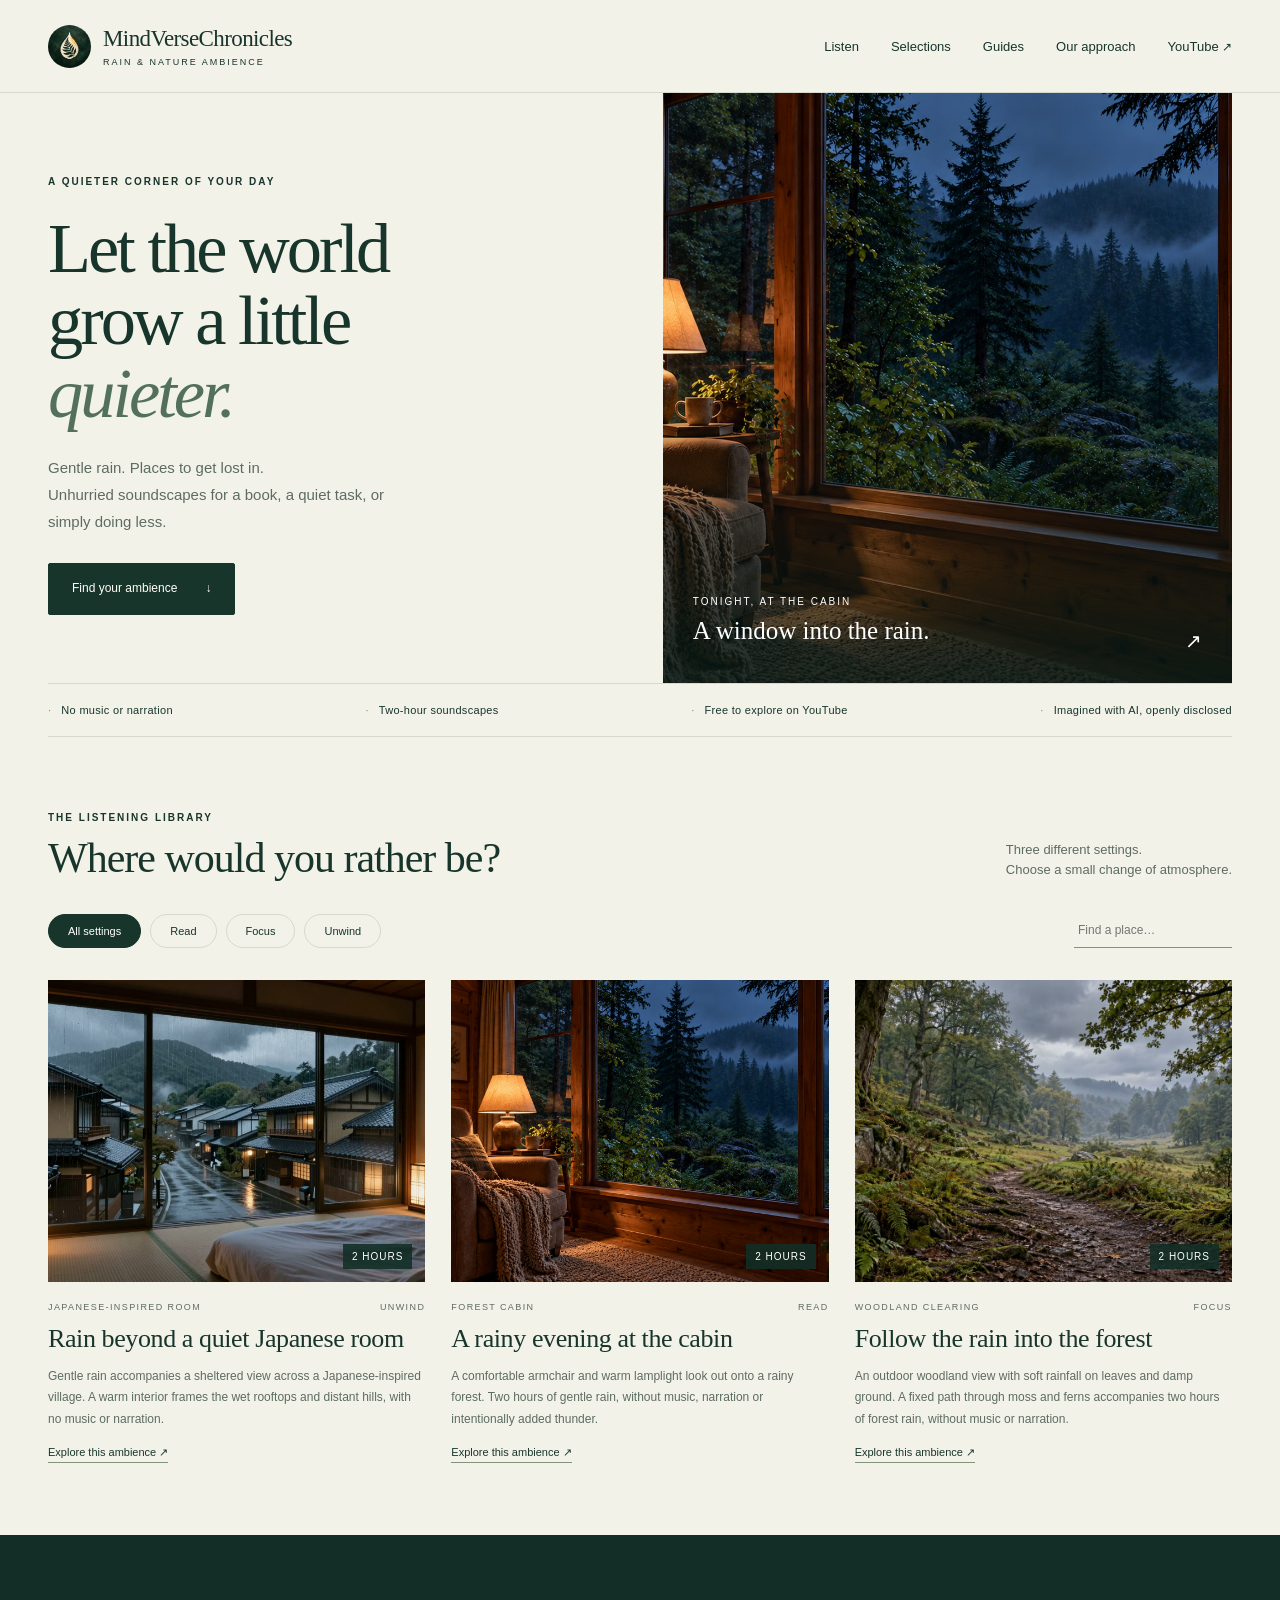
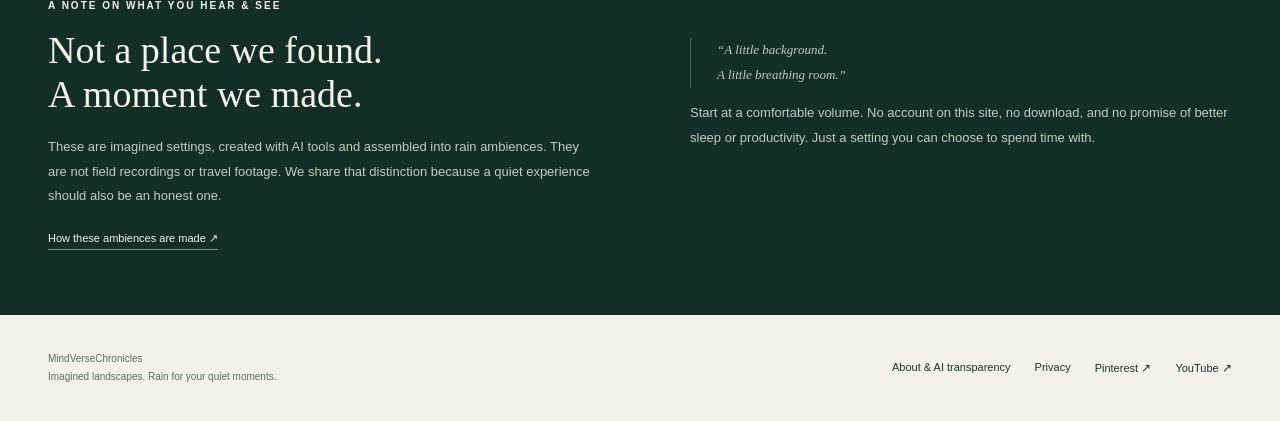
<file: index.html>
<!doctype html><html lang="en"><head><meta charset="utf-8"><meta name="viewport" content="width=device-width,initial-scale=1"><title>Gentle Rain Sounds &amp; Quiet Nature Ambience | MindVerseChronicles</title><meta name="description" content="Explore three rain ambiences for reading, quiet work and unwinding: a Japanese-inspired room, a forest cabin and an open woodland. Listen free on YouTube."><meta name="theme-color" content="#18352c"><meta property="og:type" content="website"><meta property="og:title" content="Gentle Rain Sounds &amp; Quiet Nature Ambience"><meta property="og:description" content="Explore three rain ambiences for reading, quiet work and unwinding: a Japanese-inspired room, a forest cabin and an open woodland. Listen free on YouTube."><link rel="canonical" href="https://mickacdx-cloud.github.io/mindversechronicles/index.html"><meta property="og:url" content="https://mickacdx-cloud.github.io/mindversechronicles/index.html"><meta property="og:image" content="https://mickacdx-cloud.github.io/mindversechronicles/woodland-path.jpg"><meta name="msvalidate.01" content="B43D08941FF5ED8319BADC126A29BA2D"><meta name="twitter:card" content="summary_large_image"><link rel="icon" href="mark.png"><link rel="stylesheet" href="style.css"><script src="site.js" defer></script></head><body><a class="skip" href="#main">Skip to content</a><header><div class="wrap nav"><a class="brand" href="index.html" aria-label="MindVerseChronicles home"><img src="mark.png" alt="" width="43" height="43"><div><strong>MindVerseChronicles</strong><small>Rain &amp; nature ambience</small></div></a><nav aria-label="Main navigation"><a href="index.html#library">Listen</a><a href="collections.html">Selections</a><a href="guides.html">Guides</a><a href="about.html">Our approach</a><a class="external channel-nav" href="https://www.youtube.com/channel/UCjECwAtTn3zNFkY5pk-cd2g">YouTube</a></nav></div></header><main id="main"><div class="wrap"><section class="hero" aria-labelledby="welcome"><div class="hero-copy"><div class="eyebrow">A quieter corner of your day</div><h1 id="welcome">Let the world<br>grow a little<br><em>quieter.</em></h1><p>Gentle rain. Places to get lost in.<br>Unhurried soundscapes for a book, a quiet task, or simply doing less.</p><a class="button" href="#library">Find your ambience <span aria-hidden="true">↓</span></a></div><div class="hero-visual"><img src="forest-cabin.jpg" alt="A softly lit armchair beside a large wooden cabin window overlooking a damp forest at blue hour." width="1920" height="1080" fetchpriority="high"><div class="image-caption"><div><span>Tonight, at the cabin</span><p>A window into the rain.</p></div><a href="forest-cabin-rain.html" aria-label="Listen to forest cabin rain">↗</a></div></div></section><div class="ribbon"><span>No music or narration</span><span>Two-hour soundscapes</span><span>Free to explore on YouTube</span><span>Imagined with AI, openly disclosed</span></div><section class="section" id="library"><div class="section-head"><div><div class="eyebrow">The listening library</div><h2>Where would you rather be?</h2></div><p>Three different settings.<br>Choose a small change of atmosphere.</p></div><div class="filters" aria-label="Filter ambiences"><button class="filter" data-filter="all" aria-pressed="true">All settings</button><button class="filter" data-filter="read" aria-pressed="false">Read</button><button class="filter" data-filter="focus" aria-pressed="false">Focus</button><button class="filter" data-filter="unwind" aria-pressed="false">Unwind</button><label for="search" class="skip">Search ambiences</label><input class="search" type="search" id="search" aria-label="Search ambiences" placeholder="Find a place…"></div><div class="cards"><article class="card" data-ambience data-mood="unwind"><a href="japanese-room-rain.html"><div class="photo"><img src="japanese-room.jpg" alt="Warm lanterns in a Japanese-inspired room overlooking wet village rooftops and misty hills." width="1280" height="720" loading="lazy"><span class="duration">2 HOURS</span></div><div class="card-meta"><span>Japanese-inspired room</span><span>Unwind</span></div><h3>Rain beyond a quiet Japanese room</h3></a><p>Gentle rain accompanies a sheltered view across a Japanese-inspired village. A warm interior frames the wet rooftops and distant hills, with no music or narration.</p><a class="text-link" href="japanese-room-rain.html">Explore this ambience <span aria-hidden="true">↗</span></a></article><article class="card" data-ambience data-mood="read"><a href="forest-cabin-rain.html"><div class="photo"><img src="forest-cabin.jpg" alt="A softly lit armchair beside a large wooden cabin window overlooking a damp forest at blue hour." width="1280" height="720" loading="lazy"><span class="duration">2 HOURS</span></div><div class="card-meta"><span>Forest cabin</span><span>Read</span></div><h3>A rainy evening at the cabin</h3></a><p>A comfortable armchair and warm lamplight look out onto a rainy forest. Two hours of gentle rain, without music, narration or intentionally added thunder.</p><a class="text-link" href="forest-cabin-rain.html">Explore this ambience <span aria-hidden="true">↗</span></a></article><article class="card" data-ambience data-mood="focus"><a href="gentle-forest-rain.html"><div class="photo"><img src="woodland-path.jpg" alt="A damp path passes mossy trunks and ferns into a green woodland clearing beneath an overcast sky." width="1280" height="720" loading="lazy"><span class="duration">2 HOURS</span></div><div class="card-meta"><span>Woodland clearing</span><span>Focus</span></div><h3>Follow the rain into the forest</h3></a><p>An outdoor woodland view with soft rainfall on leaves and damp ground. A fixed path through moss and ferns accompanies two hours of forest rain, without music or narration.</p><a class="text-link" href="gentle-forest-rain.html">Explore this ambience <span aria-hidden="true">↗</span></a></article></div><p id="empty" class="empty" hidden>No matching setting yet. Try another word or choose All settings.</p><span class="skip" id="result-count" role="status" aria-live="polite"></span></section></div><section class="dark"><div class="wrap manifesto"><div><div class="eyebrow">A note on what you hear &amp; see</div><h2>Not a place we found.<br>A moment we made.</h2><p>These are imagined settings, created with AI tools and assembled into rain ambiences. They are not field recordings or travel footage. We share that distinction because a quiet experience should also be an honest one.</p><a class="text-link" href="about.html">How these ambiences are made ↗</a></div><div><p class="quiet-note">“A little background.<br>A little breathing room.”</p><p>Start at a comfortable volume. No account on this site, no download, and no promise of better sleep or productivity. Just a setting you can choose to spend time with.</p></div></div></section></main><footer class="wrap footer"><p>MindVerseChronicles<br>Imagined landscapes. Rain for your quiet moments.</p><div class="footer-links"><a href="about.html">About &amp; AI transparency</a><a href="privacy.html">Privacy</a><a class="external" href="https://fr.pinterest.com/mindversechronicles/">Pinterest</a><a class="external" href="https://www.youtube.com/channel/UCjECwAtTn3zNFkY5pk-cd2g">YouTube</a></div></footer></body></html>
</file>
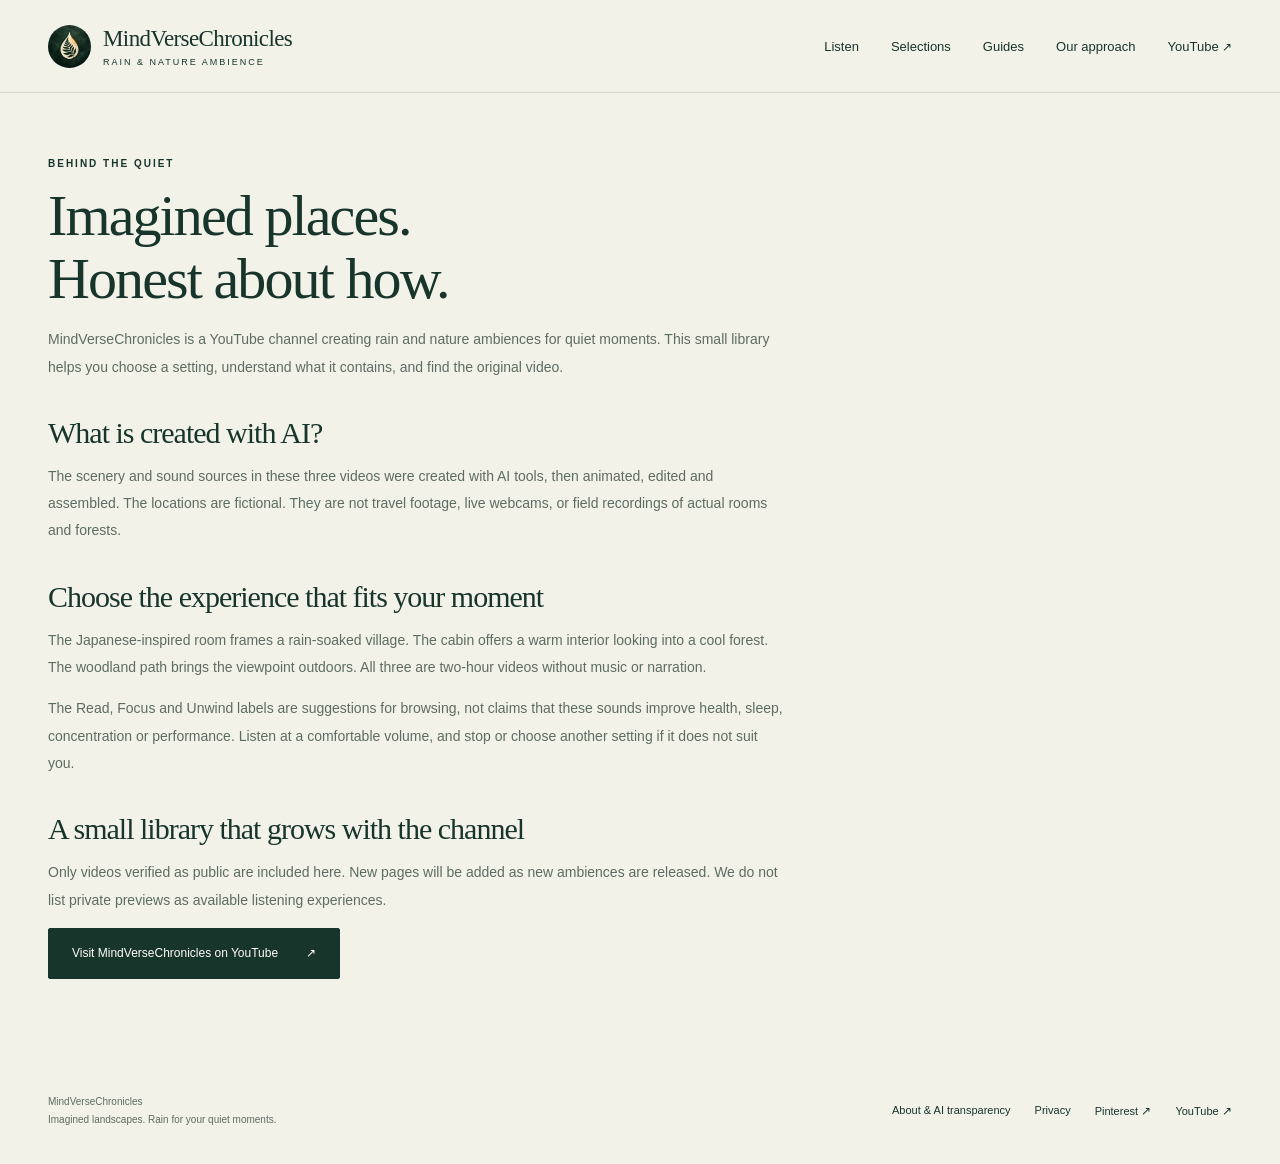
<file: about.html>
<!doctype html><html lang="en"><head><meta charset="utf-8"><meta name="viewport" content="width=device-width,initial-scale=1"><title>Our Approach — Imagined Places, Honest Ambience | MindVerseChronicles</title><meta name="description" content="About MindVerseChronicles: AI-created rain scenery and audio, carefully assembled into quiet ambiences. Learn what these videos are and how to enjoy them."><meta name="theme-color" content="#18352c"><meta property="og:type" content="website"><meta property="og:title" content="Our Approach — Imagined Places, Honest Ambience"><meta property="og:description" content="About MindVerseChronicles: AI-created rain scenery and audio, carefully assembled into quiet ambiences. Learn what these videos are and how to enjoy them."><link rel="canonical" href="https://mickacdx-cloud.github.io/mindversechronicles/about.html"><meta property="og:url" content="https://mickacdx-cloud.github.io/mindversechronicles/about.html"><meta property="og:image" content="https://mickacdx-cloud.github.io/mindversechronicles/woodland-path.jpg"><meta name="msvalidate.01" content="B43D08941FF5ED8319BADC126A29BA2D"><meta name="twitter:card" content="summary_large_image"><link rel="icon" href="mark.png"><link rel="stylesheet" href="style.css"><script src="site.js" defer></script></head><body><a class="skip" href="#main">Skip to content</a><header><div class="wrap nav"><a class="brand" href="index.html" aria-label="MindVerseChronicles home"><img src="mark.png" alt="" width="43" height="43"><div><strong>MindVerseChronicles</strong><small>Rain &amp; nature ambience</small></div></a><nav aria-label="Main navigation"><a href="index.html#library">Listen</a><a href="collections.html">Selections</a><a href="guides.html">Guides</a><a href="about.html">Our approach</a><a class="external channel-nav" href="https://www.youtube.com/channel/UCjECwAtTn3zNFkY5pk-cd2g">YouTube</a></nav></div></header><main class="wrap about" id="main"><div class="eyebrow">Behind the quiet</div><h1>Imagined places.<br>Honest about how.</h1><p>MindVerseChronicles is a YouTube channel creating rain and nature ambiences for quiet moments. This small library helps you choose a setting, understand what it contains, and find the original video.</p><h2>What is created with AI?</h2><p>The scenery and sound sources in these three videos were created with AI tools, then animated, edited and assembled. The locations are fictional. They are not travel footage, live webcams, or field recordings of actual rooms and forests.</p><h2>Choose the experience that fits your moment</h2><p>The Japanese-inspired room frames a rain-soaked village. The cabin offers a warm interior looking into a cool forest. The woodland path brings the viewpoint outdoors. All three are two-hour videos without music or narration.</p><p>The Read, Focus and Unwind labels are suggestions for browsing, not claims that these sounds improve health, sleep, concentration or performance. Listen at a comfortable volume, and stop or choose another setting if it does not suit you.</p><h2>A small library that grows with the channel</h2><p>Only videos verified as public are included here. New pages will be added as new ambiences are released. We do not list private previews as available listening experiences.</p><p><a class="button external" href="https://www.youtube.com/channel/UCjECwAtTn3zNFkY5pk-cd2g">Visit MindVerseChronicles on YouTube</a></p></main><footer class="wrap footer"><p>MindVerseChronicles<br>Imagined landscapes. Rain for your quiet moments.</p><div class="footer-links"><a href="about.html">About &amp; AI transparency</a><a href="privacy.html">Privacy</a><a class="external" href="https://fr.pinterest.com/mindversechronicles/">Pinterest</a><a class="external" href="https://www.youtube.com/channel/UCjECwAtTn3zNFkY5pk-cd2g">YouTube</a></div></footer></body></html>
</file>
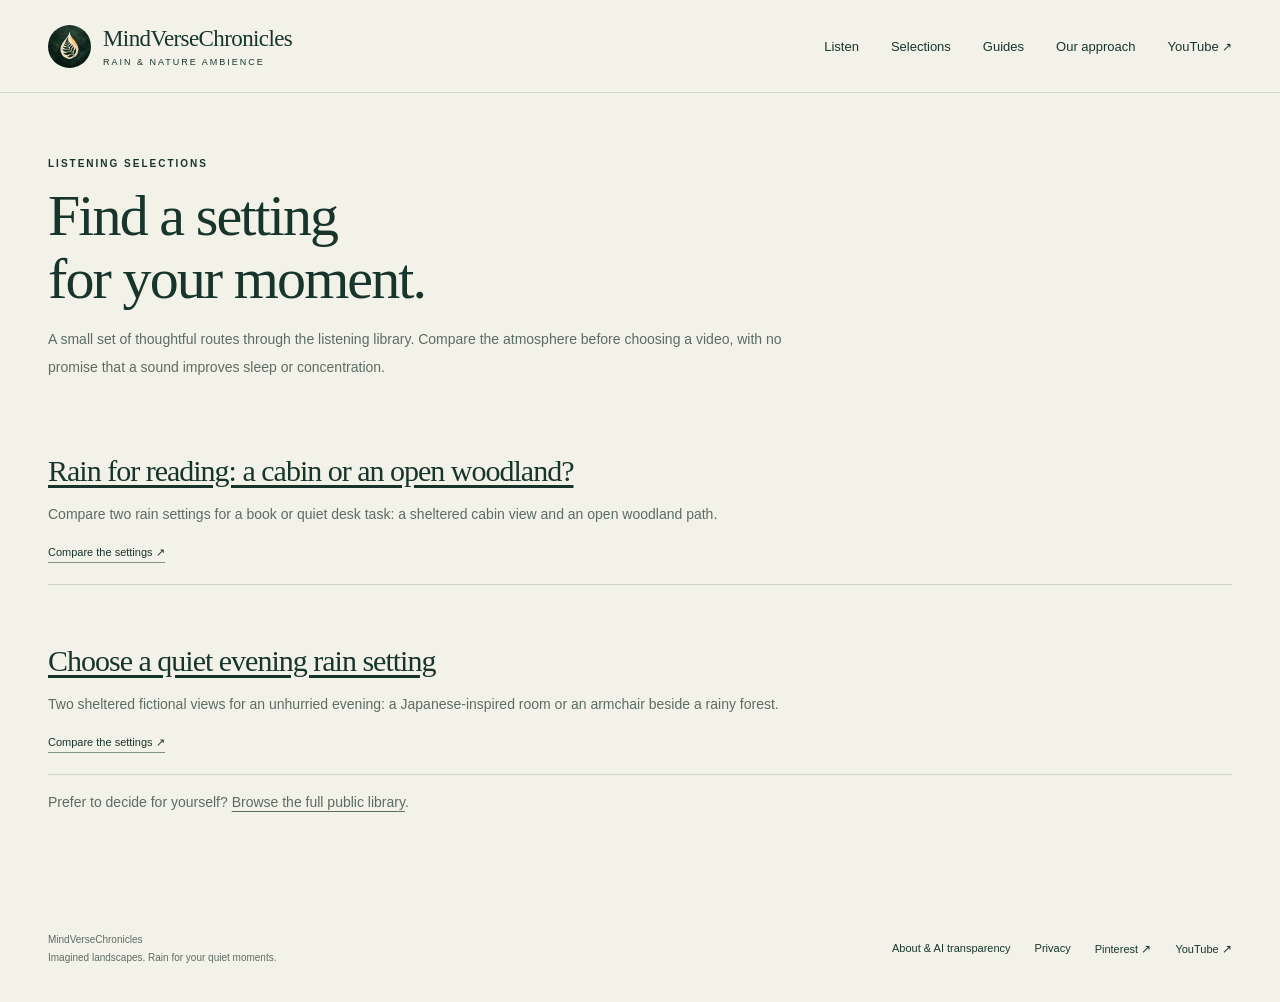
<file: collections.html>
<!doctype html><html lang="en"><head><meta charset="utf-8"><meta name="viewport" content="width=device-width,initial-scale=1"><title>Listening Selections — Rain for Reading &amp; Quiet Evenings | MindVerseChronicles</title><meta name="description" content="Choose between rain settings for reading or a quiet evening. Thoughtful comparisons, public videos and honest AI disclosure."><meta name="theme-color" content="#18352c"><meta property="og:type" content="website"><meta property="og:title" content="Listening Selections — Rain for Reading &amp; Quiet Evenings"><meta property="og:description" content="Choose between rain settings for reading or a quiet evening. Thoughtful comparisons, public videos and honest AI disclosure."><link rel="canonical" href="https://mickacdx-cloud.github.io/mindversechronicles/collections.html"><meta property="og:url" content="https://mickacdx-cloud.github.io/mindversechronicles/collections.html"><meta property="og:image" content="https://mickacdx-cloud.github.io/mindversechronicles/woodland-path.jpg"><meta name="msvalidate.01" content="B43D08941FF5ED8319BADC126A29BA2D"><meta name="twitter:card" content="summary_large_image"><link rel="icon" href="mark.png"><link rel="stylesheet" href="style.css"><script src="site.js" defer></script></head><body><a class="skip" href="#main">Skip to content</a><header><div class="wrap nav"><a class="brand" href="index.html" aria-label="MindVerseChronicles home"><img src="mark.png" alt="" width="43" height="43"><div><strong>MindVerseChronicles</strong><small>Rain &amp; nature ambience</small></div></a><nav aria-label="Main navigation"><a href="index.html#library">Listen</a><a href="collections.html">Selections</a><a href="guides.html">Guides</a><a href="about.html">Our approach</a><a class="external channel-nav" href="https://www.youtube.com/channel/UCjECwAtTn3zNFkY5pk-cd2g">YouTube</a></nav></div></header><main id="main" class="wrap about selection-hub"><div class="eyebrow">Listening selections</div><h1>Find a setting<br>for your moment.</h1><p>A small set of thoughtful routes through the listening library. Compare the atmosphere before choosing a video, with no promise that a sound improves sleep or concentration.</p><article><h2><a href="rain-for-reading.html">Rain for reading: a cabin or an open woodland?</a></h2><p>Compare two rain settings for a book or quiet desk task: a sheltered cabin view and an open woodland path.</p><a class="text-link" href="rain-for-reading.html">Compare the settings ↗</a></article><article><h2><a href="quiet-evening-rain.html">Choose a quiet evening rain setting</a></h2><p>Two sheltered fictional views for an unhurried evening: a Japanese-inspired room or an armchair beside a rainy forest.</p><a class="text-link" href="quiet-evening-rain.html">Compare the settings ↗</a></article><p>Prefer to decide for yourself? <a href="index.html#library">Browse the full public library</a>.</p></main><footer class="wrap footer"><p>MindVerseChronicles<br>Imagined landscapes. Rain for your quiet moments.</p><div class="footer-links"><a href="about.html">About &amp; AI transparency</a><a href="privacy.html">Privacy</a><a class="external" href="https://fr.pinterest.com/mindversechronicles/">Pinterest</a><a class="external" href="https://www.youtube.com/channel/UCjECwAtTn3zNFkY5pk-cd2g">YouTube</a></div></footer></body></html>
</file>
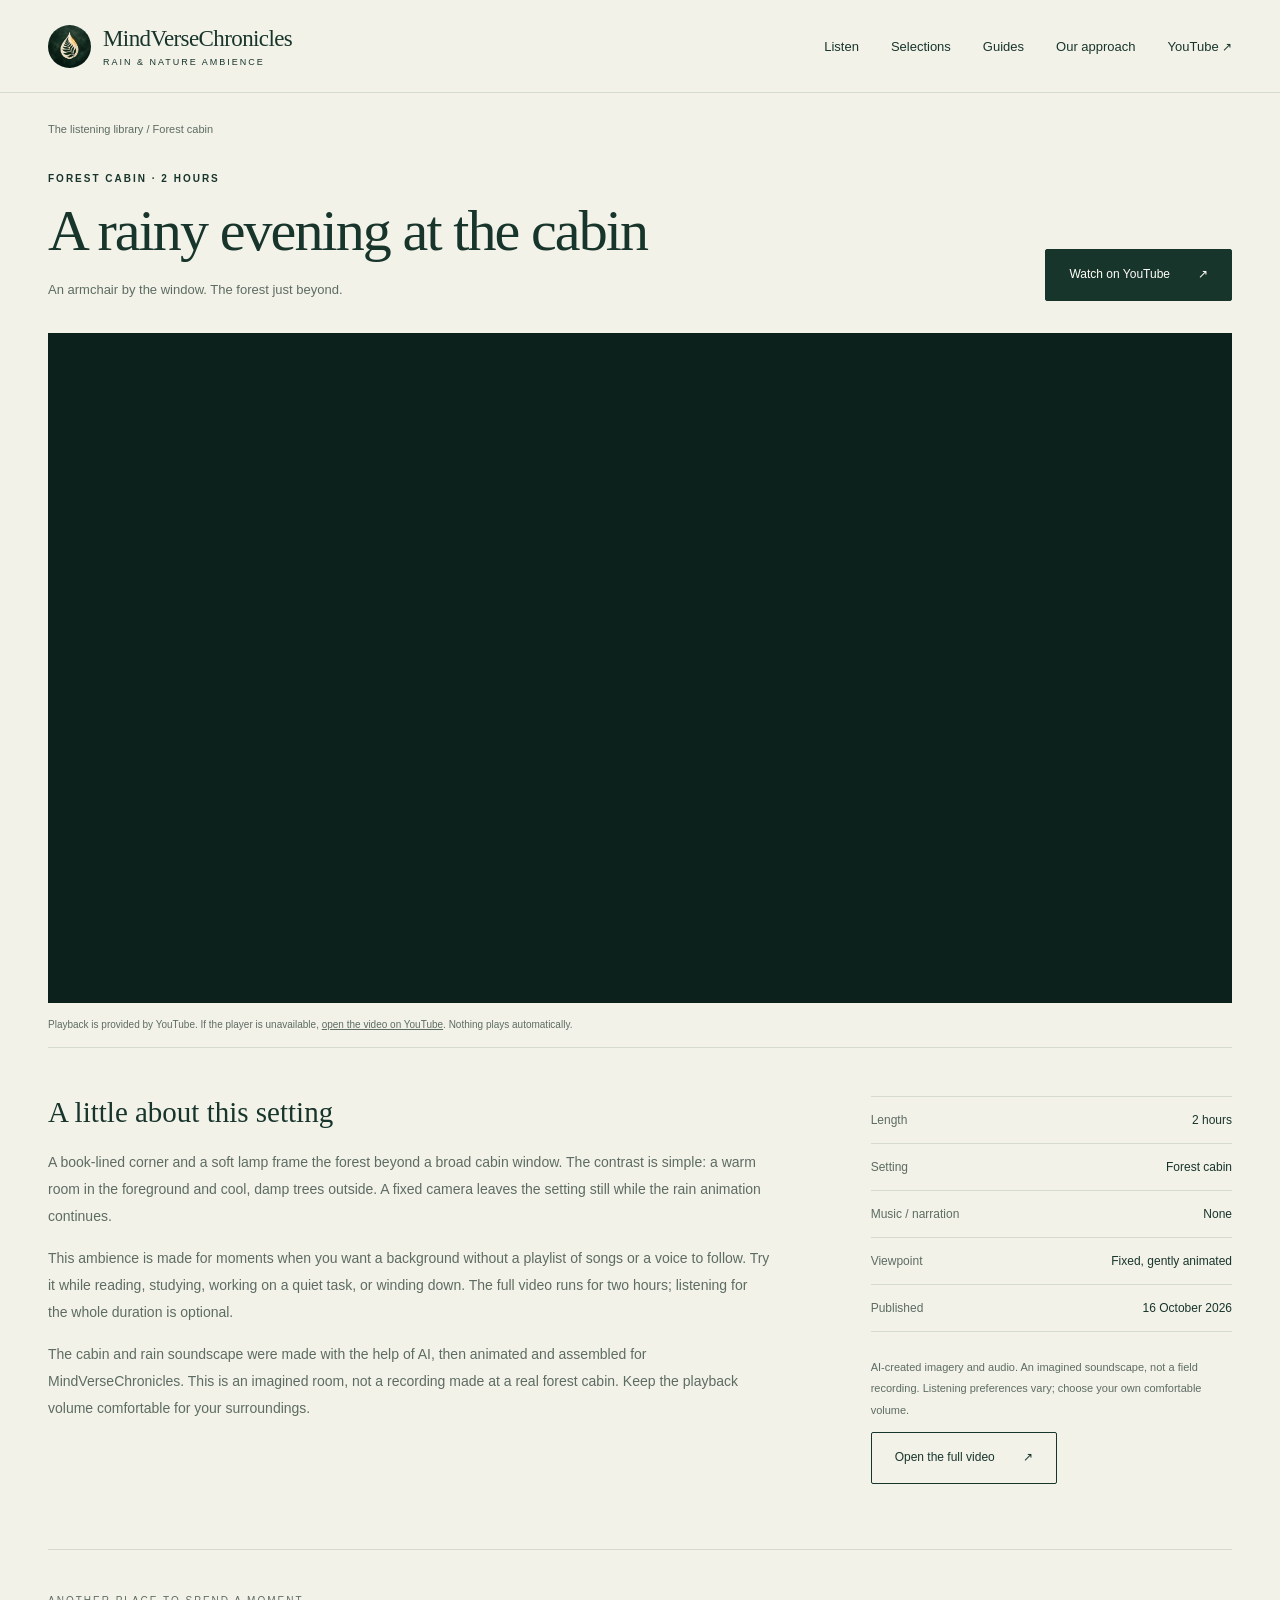
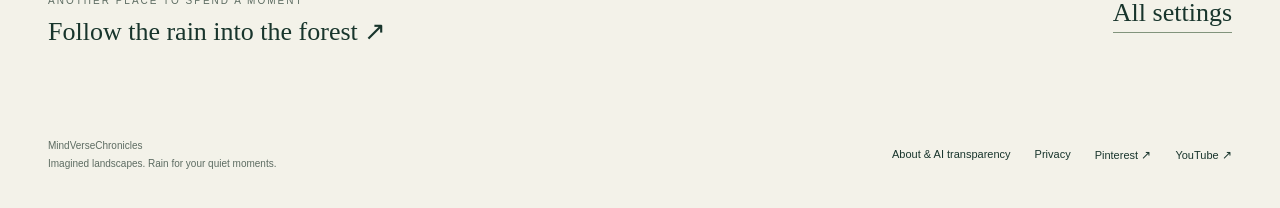
<file: forest-cabin-rain.html>
<!doctype html><html lang="en"><head><meta charset="utf-8"><meta name="viewport" content="width=device-width,initial-scale=1"><title>Cozy Forest Cabin Rain Sounds — 2 Hours | MindVerseChronicles</title><meta name="description" content="A comfortable armchair and warm lamplight look out onto a rainy forest. Two hours of gentle rain, without music, narration or intentionally added thunder."><meta name="theme-color" content="#18352c"><meta property="og:type" content="website"><meta property="og:title" content="Cozy Forest Cabin Rain Sounds — 2 Hours"><meta property="og:description" content="A comfortable armchair and warm lamplight look out onto a rainy forest. Two hours of gentle rain, without music, narration or intentionally added thunder."><link rel="canonical" href="https://mickacdx-cloud.github.io/mindversechronicles/forest-cabin-rain.html"><meta property="og:url" content="https://mickacdx-cloud.github.io/mindversechronicles/forest-cabin-rain.html"><meta property="og:image" content="https://mickacdx-cloud.github.io/mindversechronicles/forest-cabin.jpg"><meta name="msvalidate.01" content="B43D08941FF5ED8319BADC126A29BA2D"><meta name="twitter:card" content="summary_large_image"><link rel="icon" href="mark.png"><link rel="stylesheet" href="style.css"><script src="site.js" defer></script><script type="application/ld+json">{"@context": "https://schema.org", "@type": "VideoObject", "name": "Cozy Forest Cabin Rain Sounds — 2 Hours", "description": "A comfortable armchair and warm lamplight look out onto a rainy forest. Two hours of gentle rain, without music, narration or intentionally added thunder. AI-created scenery and audio.", "thumbnailUrl": ["https://mickacdx-cloud.github.io/mindversechronicles/forest-cabin.jpg"], "uploadDate": "2026-10-16T20:00:00+02:00", "duration": "PT2H", "embedUrl": "https://www.youtube-nocookie.com/embed/RbpL8UU9cSQ", "url": "https://mickacdx-cloud.github.io/mindversechronicles/forest-cabin-rain.html"}</script></head><body><a class="skip" href="#main">Skip to content</a><header><div class="wrap nav"><a class="brand" href="index.html" aria-label="MindVerseChronicles home"><img src="mark.png" alt="" width="43" height="43"><div><strong>MindVerseChronicles</strong><small>Rain &amp; nature ambience</small></div></a><nav aria-label="Main navigation"><a href="index.html#library">Listen</a><a href="collections.html">Selections</a><a href="guides.html">Guides</a><a href="about.html">Our approach</a><a class="external channel-nav" href="https://www.youtube.com/channel/UCjECwAtTn3zNFkY5pk-cd2g">YouTube</a></nav></div></header><main id="main" class="wrap"><div class="breadcrumb"><a href="index.html#library">The listening library</a> / Forest cabin</div><section class="watch-head"><div><div class="eyebrow">Forest cabin · 2 hours</div><h1>A rainy evening at the cabin</h1><p>An armchair by the window. The forest just beyond.</p></div><a class="button external" href="https://www.youtube.com/watch?v=RbpL8UU9cSQ">Watch on YouTube</a></section><div class="player"><iframe src="https://www.youtube-nocookie.com/embed/RbpL8UU9cSQ?playsinline=1" title="Cozy Forest Cabin Rain Sounds — 2 Hours" allow="encrypted-media; picture-in-picture; fullscreen" referrerpolicy="strict-origin-when-cross-origin" allowfullscreen></iframe></div><div class="watch-note">Playback is provided by YouTube. If the player is unavailable, <a href="https://www.youtube.com/watch?v=RbpL8UU9cSQ">open the video on YouTube</a>. Nothing plays automatically.</div><section class="watch-body"><div><h2>A little about this setting</h2><p>A book-lined corner and a soft lamp frame the forest beyond a broad cabin window. The contrast is simple: a warm room in the foreground and cool, damp trees outside. A fixed camera leaves the setting still while the rain animation continues.</p><p>This ambience is made for moments when you want a background without a playlist of songs or a voice to follow. Try it while reading, studying, working on a quiet task, or winding down. The full video runs for two hours; listening for the whole duration is optional.</p><p>The cabin and rain soundscape were made with the help of AI, then animated and assembled for MindVerseChronicles. This is an imagined room, not a recording made at a real forest cabin. Keep the playback volume comfortable for your surroundings.</p></div><aside aria-label="Ambience details"><dl class="facts"><div><dt>Length</dt><dd>2 hours</dd></div><div><dt>Setting</dt><dd>Forest cabin</dd></div><div><dt>Music / narration</dt><dd>None</dd></div><div><dt>Viewpoint</dt><dd>Fixed, gently animated</dd></div><div><dt>Published</dt><dd>16 October 2026</dd></div></dl><p class="disclosure">AI-created imagery and audio. An imagined soundscape, not a field recording. Listening preferences vary; choose your own comfortable volume.</p><a class="button light external" href="https://www.youtube.com/watch?v=RbpL8UU9cSQ">Open the full video</a></aside></section><div class="next"><div><p>Another place to spend a moment</p><a href="gentle-forest-rain.html">Follow the rain into the forest ↗</a></div><a class="text-link" href="index.html#library">All settings</a></div></main><footer class="wrap footer"><p>MindVerseChronicles<br>Imagined landscapes. Rain for your quiet moments.</p><div class="footer-links"><a href="about.html">About &amp; AI transparency</a><a href="privacy.html">Privacy</a><a class="external" href="https://fr.pinterest.com/mindversechronicles/">Pinterest</a><a class="external" href="https://www.youtube.com/channel/UCjECwAtTn3zNFkY5pk-cd2g">YouTube</a></div></footer></body></html>
</file>
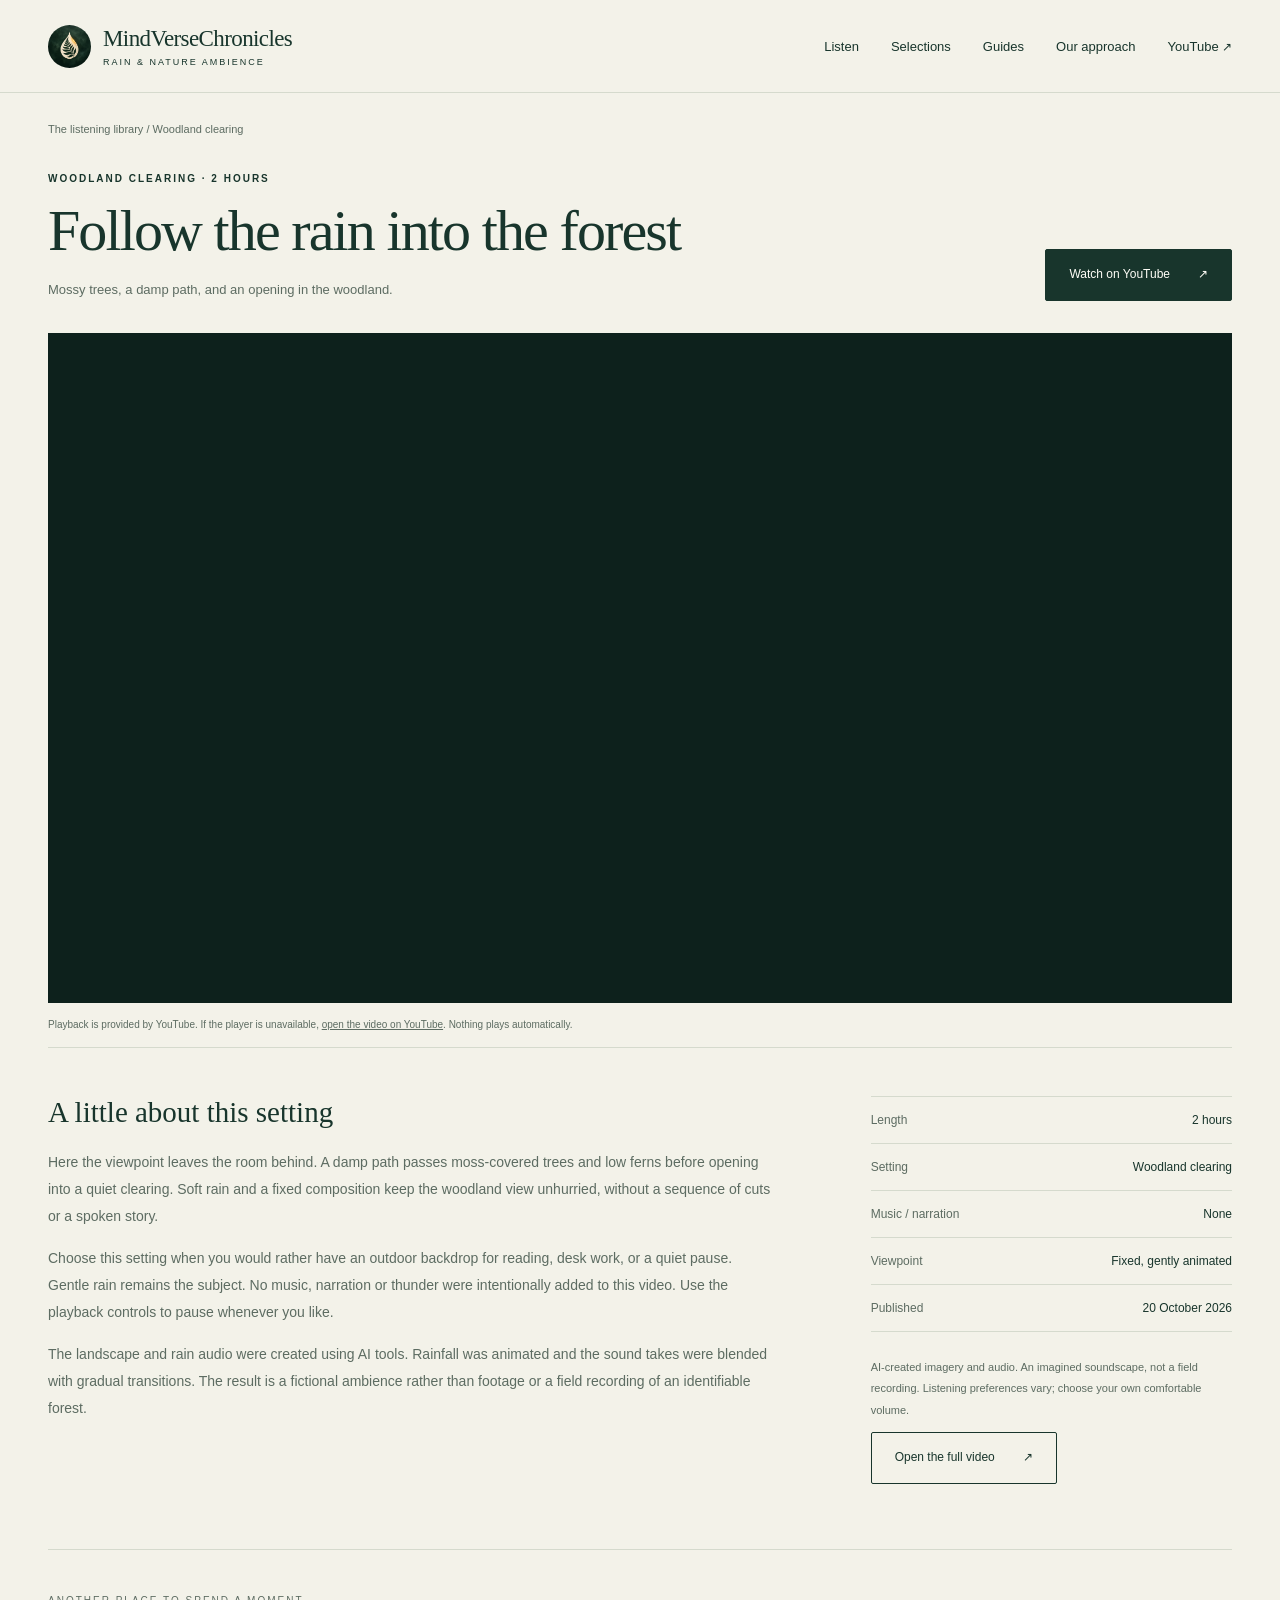
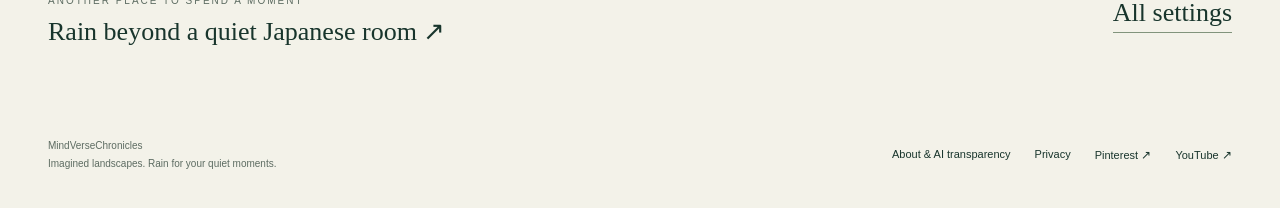
<file: gentle-forest-rain.html>
<!doctype html><html lang="en"><head><meta charset="utf-8"><meta name="viewport" content="width=device-width,initial-scale=1"><title>Gentle Forest Rain Sounds — 2 Hours of Woodland Ambience | MindVerseChronicles</title><meta name="description" content="An outdoor woodland view with soft rainfall on leaves and damp ground. A fixed path through moss and ferns accompanies two hours of forest rain, without music or narration."><meta name="theme-color" content="#18352c"><meta property="og:type" content="website"><meta property="og:title" content="Gentle Forest Rain Sounds — 2 Hours of Woodland Ambience"><meta property="og:description" content="An outdoor woodland view with soft rainfall on leaves and damp ground. A fixed path through moss and ferns accompanies two hours of forest rain, without music or narration."><link rel="canonical" href="https://mickacdx-cloud.github.io/mindversechronicles/gentle-forest-rain.html"><meta property="og:url" content="https://mickacdx-cloud.github.io/mindversechronicles/gentle-forest-rain.html"><meta property="og:image" content="https://mickacdx-cloud.github.io/mindversechronicles/woodland-path.jpg"><meta name="msvalidate.01" content="B43D08941FF5ED8319BADC126A29BA2D"><meta name="twitter:card" content="summary_large_image"><link rel="icon" href="mark.png"><link rel="stylesheet" href="style.css"><script src="site.js" defer></script><script type="application/ld+json">{"@context": "https://schema.org", "@type": "VideoObject", "name": "Gentle Forest Rain Sounds — 2 Hours of Woodland Ambience", "description": "An outdoor woodland view with soft rainfall on leaves and damp ground. A fixed path through moss and ferns accompanies two hours of forest rain, without music or narration. AI-created scenery and audio.", "thumbnailUrl": ["https://mickacdx-cloud.github.io/mindversechronicles/woodland-path.jpg"], "uploadDate": "2026-10-20T20:00:00+02:00", "duration": "PT2H", "embedUrl": "https://www.youtube-nocookie.com/embed/ZKHiYMFZO-Q", "url": "https://mickacdx-cloud.github.io/mindversechronicles/gentle-forest-rain.html"}</script></head><body><a class="skip" href="#main">Skip to content</a><header><div class="wrap nav"><a class="brand" href="index.html" aria-label="MindVerseChronicles home"><img src="mark.png" alt="" width="43" height="43"><div><strong>MindVerseChronicles</strong><small>Rain &amp; nature ambience</small></div></a><nav aria-label="Main navigation"><a href="index.html#library">Listen</a><a href="collections.html">Selections</a><a href="guides.html">Guides</a><a href="about.html">Our approach</a><a class="external channel-nav" href="https://www.youtube.com/channel/UCjECwAtTn3zNFkY5pk-cd2g">YouTube</a></nav></div></header><main id="main" class="wrap"><div class="breadcrumb"><a href="index.html#library">The listening library</a> / Woodland clearing</div><section class="watch-head"><div><div class="eyebrow">Woodland clearing · 2 hours</div><h1>Follow the rain into the forest</h1><p>Mossy trees, a damp path, and an opening in the woodland.</p></div><a class="button external" href="https://www.youtube.com/watch?v=ZKHiYMFZO-Q">Watch on YouTube</a></section><div class="player"><iframe src="https://www.youtube-nocookie.com/embed/ZKHiYMFZO-Q?playsinline=1" title="Gentle Forest Rain Sounds — 2 Hours of Woodland Ambience" allow="encrypted-media; picture-in-picture; fullscreen" referrerpolicy="strict-origin-when-cross-origin" allowfullscreen></iframe></div><div class="watch-note">Playback is provided by YouTube. If the player is unavailable, <a href="https://www.youtube.com/watch?v=ZKHiYMFZO-Q">open the video on YouTube</a>. Nothing plays automatically.</div><section class="watch-body"><div><h2>A little about this setting</h2><p>Here the viewpoint leaves the room behind. A damp path passes moss-covered trees and low ferns before opening into a quiet clearing. Soft rain and a fixed composition keep the woodland view unhurried, without a sequence of cuts or a spoken story.</p><p>Choose this setting when you would rather have an outdoor backdrop for reading, desk work, or a quiet pause. Gentle rain remains the subject. No music, narration or thunder were intentionally added to this video. Use the playback controls to pause whenever you like.</p><p>The landscape and rain audio were created using AI tools. Rainfall was animated and the sound takes were blended with gradual transitions. The result is a fictional ambience rather than footage or a field recording of an identifiable forest.</p></div><aside aria-label="Ambience details"><dl class="facts"><div><dt>Length</dt><dd>2 hours</dd></div><div><dt>Setting</dt><dd>Woodland clearing</dd></div><div><dt>Music / narration</dt><dd>None</dd></div><div><dt>Viewpoint</dt><dd>Fixed, gently animated</dd></div><div><dt>Published</dt><dd>20 October 2026</dd></div></dl><p class="disclosure">AI-created imagery and audio. An imagined soundscape, not a field recording. Listening preferences vary; choose your own comfortable volume.</p><a class="button light external" href="https://www.youtube.com/watch?v=ZKHiYMFZO-Q">Open the full video</a></aside></section><div class="next"><div><p>Another place to spend a moment</p><a href="japanese-room-rain.html">Rain beyond a quiet Japanese room ↗</a></div><a class="text-link" href="index.html#library">All settings</a></div></main><footer class="wrap footer"><p>MindVerseChronicles<br>Imagined landscapes. Rain for your quiet moments.</p><div class="footer-links"><a href="about.html">About &amp; AI transparency</a><a href="privacy.html">Privacy</a><a class="external" href="https://fr.pinterest.com/mindversechronicles/">Pinterest</a><a class="external" href="https://www.youtube.com/channel/UCjECwAtTn3zNFkY5pk-cd2g">YouTube</a></div></footer></body></html>
</file>
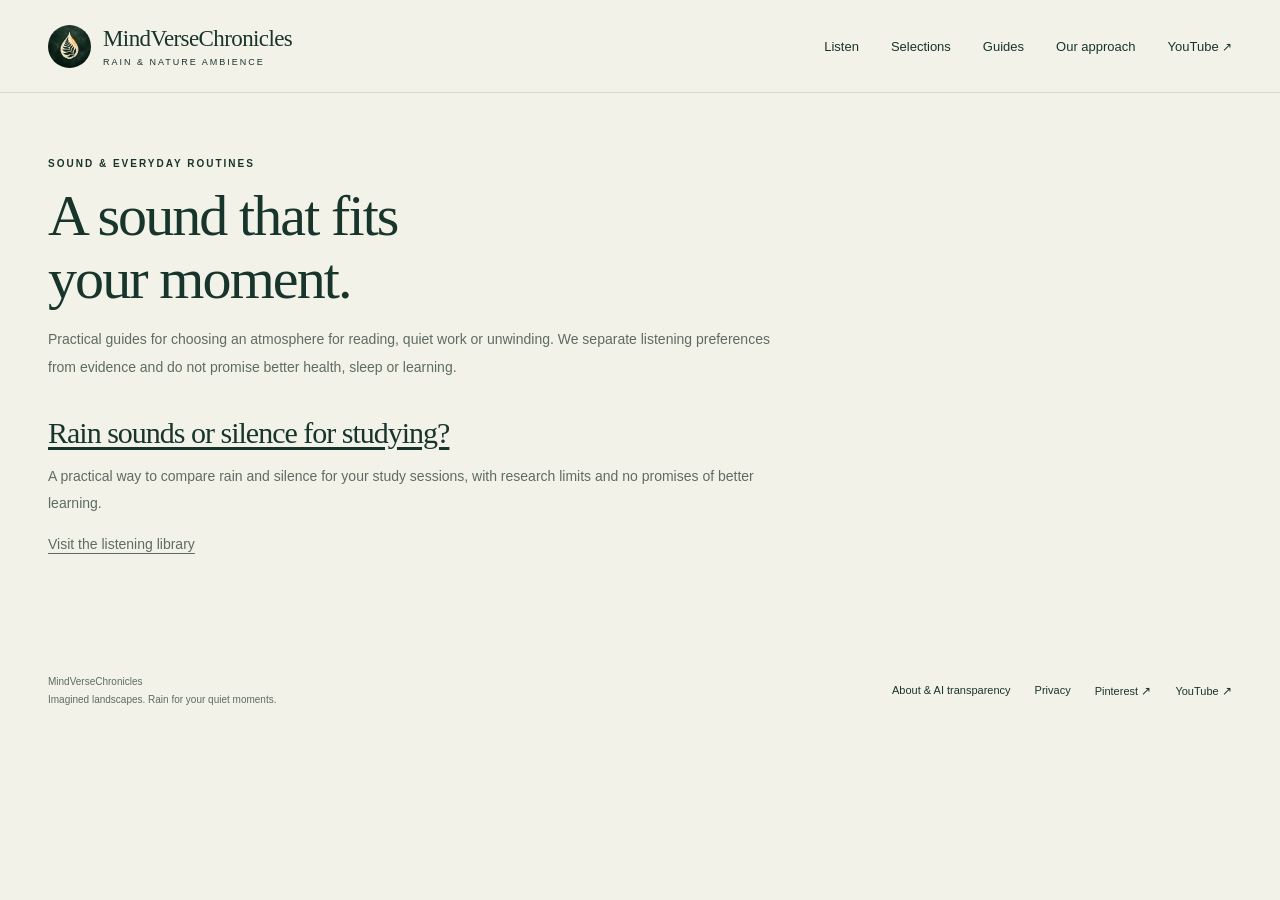
<file: guides.html>
<!doctype html><html lang="en"><head><meta charset="utf-8"><meta name="viewport" content="width=device-width,initial-scale=1"><title>Sound &amp; Everyday Routines — Practical Guides | MindVerseChronicles</title><meta name="description" content="Practical, research-aware guides to choosing background sound for everyday routines, without promises of better sleep or learning."><meta name="theme-color" content="#18352c"><meta property="og:type" content="website"><meta property="og:title" content="Sound &amp; Everyday Routines — Practical Guides"><meta property="og:description" content="Practical, research-aware guides to choosing background sound for everyday routines, without promises of better sleep or learning."><link rel="canonical" href="https://mickacdx-cloud.github.io/mindversechronicles/guides.html"><meta property="og:url" content="https://mickacdx-cloud.github.io/mindversechronicles/guides.html"><meta property="og:image" content="https://mickacdx-cloud.github.io/mindversechronicles/woodland-path.jpg"><meta name="msvalidate.01" content="B43D08941FF5ED8319BADC126A29BA2D"><meta name="twitter:card" content="summary_large_image"><link rel="icon" href="mark.png"><link rel="stylesheet" href="style.css"><script src="site.js" defer></script></head><body><a class="skip" href="#main">Skip to content</a><header><div class="wrap nav"><a class="brand" href="index.html" aria-label="MindVerseChronicles home"><img src="mark.png" alt="" width="43" height="43"><div><strong>MindVerseChronicles</strong><small>Rain &amp; nature ambience</small></div></a><nav aria-label="Main navigation"><a href="index.html#library">Listen</a><a href="collections.html">Selections</a><a href="guides.html">Guides</a><a href="about.html">Our approach</a><a class="external channel-nav" href="https://www.youtube.com/channel/UCjECwAtTn3zNFkY5pk-cd2g">YouTube</a></nav></div></header><main id="main" class="wrap about"><div class="eyebrow">Sound &amp; Everyday Routines</div><h1>A sound that fits<br>your moment.</h1><p>Practical guides for choosing an atmosphere for reading, quiet work or unwinding. We separate listening preferences from evidence and do not promise better health, sleep or learning.</p><article><h2><a href="rain-sounds-or-silence-for-studying.html">Rain sounds or silence for studying?</a></h2><p>A practical way to compare rain and silence for your study sessions, with research limits and no promises of better learning.</p></article><p><a href="index.html#library">Visit the listening library</a></p></main><footer class="wrap footer"><p>MindVerseChronicles<br>Imagined landscapes. Rain for your quiet moments.</p><div class="footer-links"><a href="about.html">About &amp; AI transparency</a><a href="privacy.html">Privacy</a><a class="external" href="https://fr.pinterest.com/mindversechronicles/">Pinterest</a><a class="external" href="https://www.youtube.com/channel/UCjECwAtTn3zNFkY5pk-cd2g">YouTube</a></div></footer></body></html>
</file>
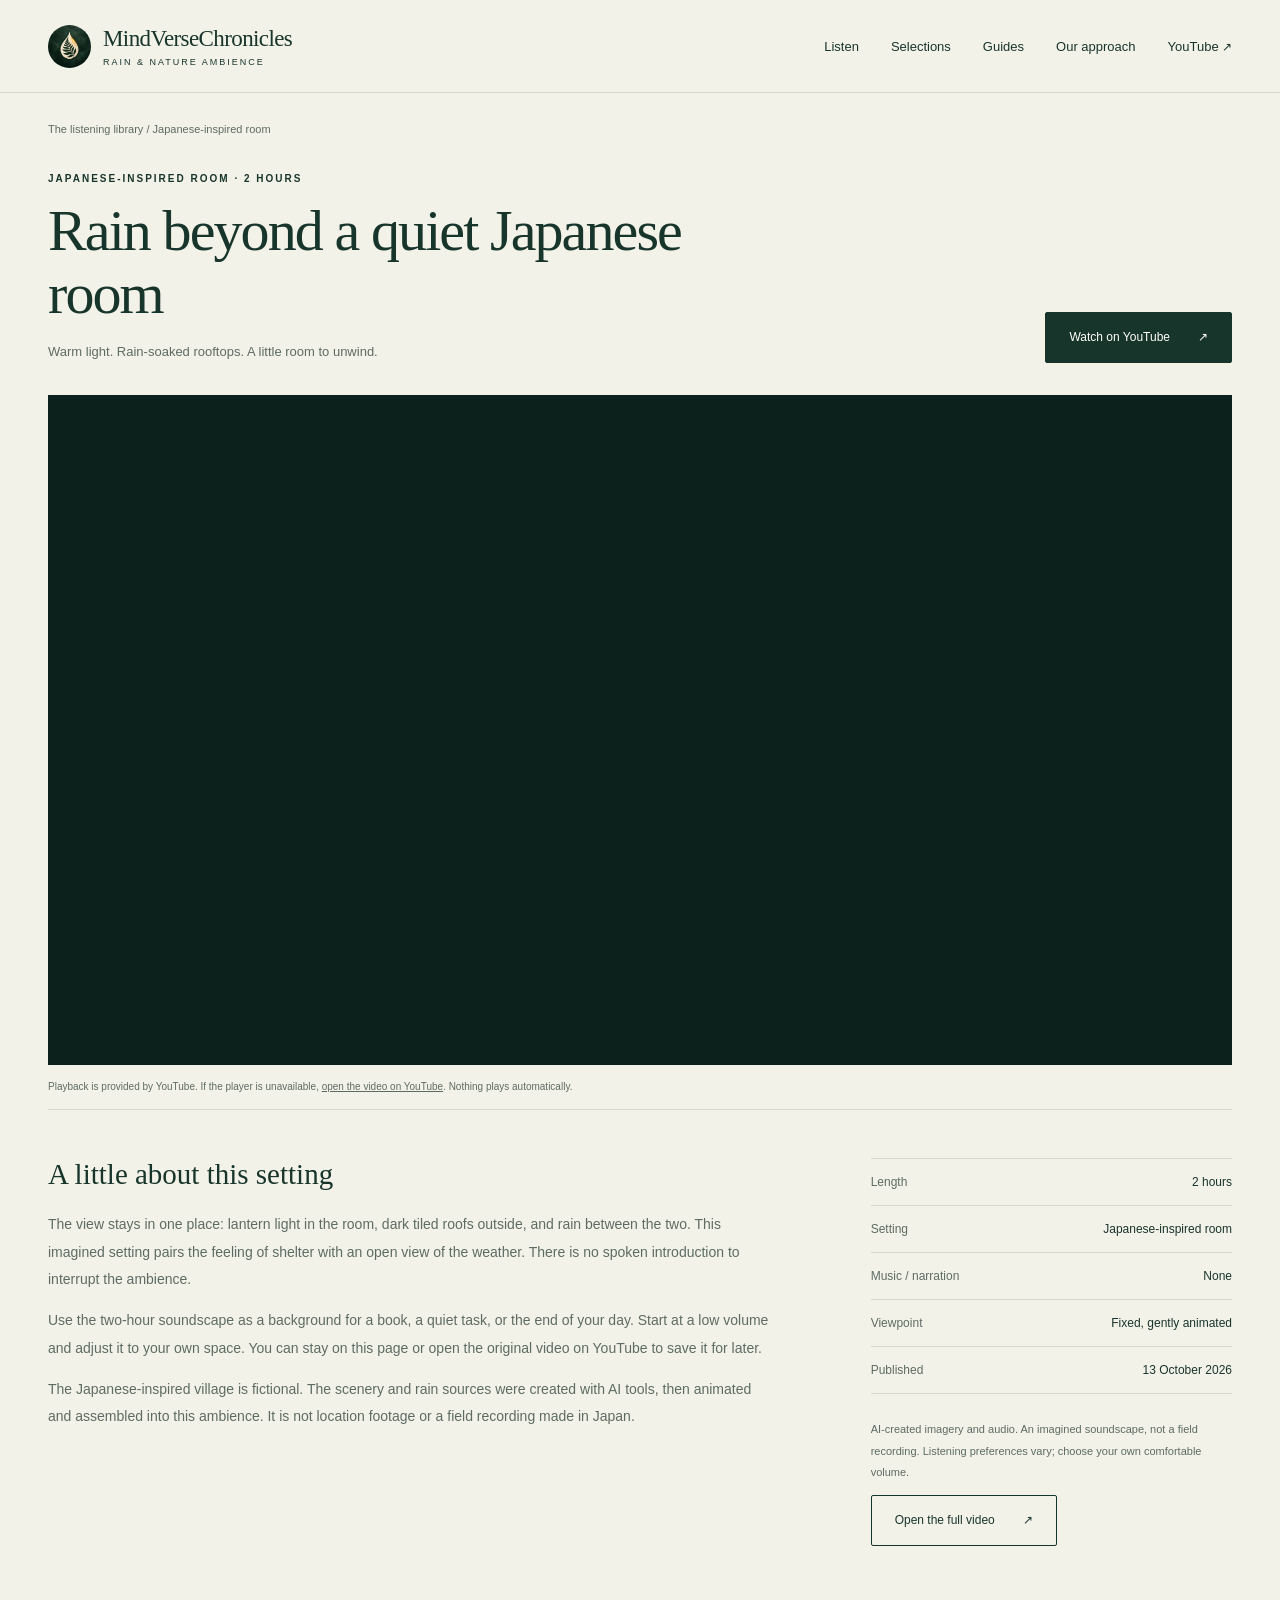
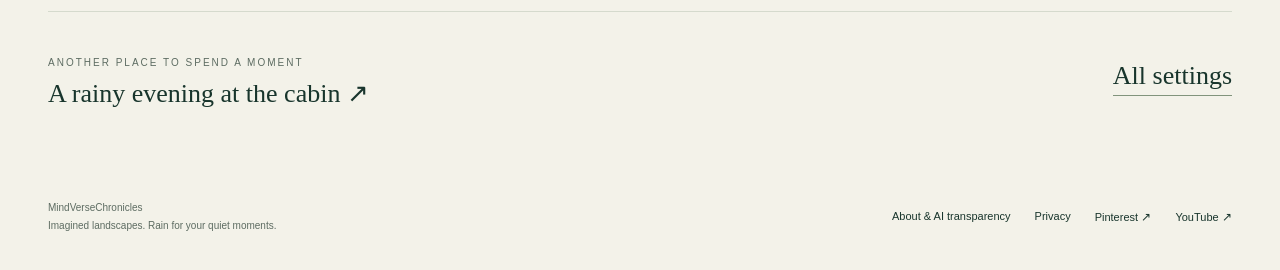
<file: japanese-room-rain.html>
<!doctype html><html lang="en"><head><meta charset="utf-8"><meta name="viewport" content="width=device-width,initial-scale=1"><title>Cozy Japanese Room Rain Sounds — 2 Hours | MindVerseChronicles</title><meta name="description" content="Gentle rain accompanies a sheltered view across a Japanese-inspired village. A warm interior frames the wet rooftops and distant hills, with no music or narration."><meta name="theme-color" content="#18352c"><meta property="og:type" content="website"><meta property="og:title" content="Cozy Japanese Room Rain Sounds — 2 Hours"><meta property="og:description" content="Gentle rain accompanies a sheltered view across a Japanese-inspired village. A warm interior frames the wet rooftops and distant hills, with no music or narration."><link rel="canonical" href="https://mickacdx-cloud.github.io/mindversechronicles/japanese-room-rain.html"><meta property="og:url" content="https://mickacdx-cloud.github.io/mindversechronicles/japanese-room-rain.html"><meta property="og:image" content="https://mickacdx-cloud.github.io/mindversechronicles/japanese-room.jpg"><meta name="msvalidate.01" content="B43D08941FF5ED8319BADC126A29BA2D"><meta name="twitter:card" content="summary_large_image"><link rel="icon" href="mark.png"><link rel="stylesheet" href="style.css"><script src="site.js" defer></script><script type="application/ld+json">{"@context": "https://schema.org", "@type": "VideoObject", "name": "Cozy Japanese Room Rain Sounds — 2 Hours", "description": "Gentle rain accompanies a sheltered view across a Japanese-inspired village. A warm interior frames the wet rooftops and distant hills, with no music or narration. AI-created scenery and audio.", "thumbnailUrl": ["https://mickacdx-cloud.github.io/mindversechronicles/japanese-room.jpg"], "uploadDate": "2026-10-13T20:00:00+02:00", "duration": "PT2H", "embedUrl": "https://www.youtube-nocookie.com/embed/K4X9Yjg46f4", "url": "https://mickacdx-cloud.github.io/mindversechronicles/japanese-room-rain.html"}</script></head><body><a class="skip" href="#main">Skip to content</a><header><div class="wrap nav"><a class="brand" href="index.html" aria-label="MindVerseChronicles home"><img src="mark.png" alt="" width="43" height="43"><div><strong>MindVerseChronicles</strong><small>Rain &amp; nature ambience</small></div></a><nav aria-label="Main navigation"><a href="index.html#library">Listen</a><a href="collections.html">Selections</a><a href="guides.html">Guides</a><a href="about.html">Our approach</a><a class="external channel-nav" href="https://www.youtube.com/channel/UCjECwAtTn3zNFkY5pk-cd2g">YouTube</a></nav></div></header><main id="main" class="wrap"><div class="breadcrumb"><a href="index.html#library">The listening library</a> / Japanese-inspired room</div><section class="watch-head"><div><div class="eyebrow">Japanese-inspired room · 2 hours</div><h1>Rain beyond a quiet Japanese room</h1><p>Warm light. Rain-soaked rooftops. A little room to unwind.</p></div><a class="button external" href="https://www.youtube.com/watch?v=K4X9Yjg46f4">Watch on YouTube</a></section><div class="player"><iframe src="https://www.youtube-nocookie.com/embed/K4X9Yjg46f4?playsinline=1" title="Cozy Japanese Room Rain Sounds — 2 Hours" allow="encrypted-media; picture-in-picture; fullscreen" referrerpolicy="strict-origin-when-cross-origin" allowfullscreen></iframe></div><div class="watch-note">Playback is provided by YouTube. If the player is unavailable, <a href="https://www.youtube.com/watch?v=K4X9Yjg46f4">open the video on YouTube</a>. Nothing plays automatically.</div><section class="watch-body"><div><h2>A little about this setting</h2><p>The view stays in one place: lantern light in the room, dark tiled roofs outside, and rain between the two. This imagined setting pairs the feeling of shelter with an open view of the weather. There is no spoken introduction to interrupt the ambience.</p><p>Use the two-hour soundscape as a background for a book, a quiet task, or the end of your day. Start at a low volume and adjust it to your own space. You can stay on this page or open the original video on YouTube to save it for later.</p><p>The Japanese-inspired village is fictional. The scenery and rain sources were created with AI tools, then animated and assembled into this ambience. It is not location footage or a field recording made in Japan.</p></div><aside aria-label="Ambience details"><dl class="facts"><div><dt>Length</dt><dd>2 hours</dd></div><div><dt>Setting</dt><dd>Japanese-inspired room</dd></div><div><dt>Music / narration</dt><dd>None</dd></div><div><dt>Viewpoint</dt><dd>Fixed, gently animated</dd></div><div><dt>Published</dt><dd>13 October 2026</dd></div></dl><p class="disclosure">AI-created imagery and audio. An imagined soundscape, not a field recording. Listening preferences vary; choose your own comfortable volume.</p><a class="button light external" href="https://www.youtube.com/watch?v=K4X9Yjg46f4">Open the full video</a></aside></section><div class="next"><div><p>Another place to spend a moment</p><a href="forest-cabin-rain.html">A rainy evening at the cabin ↗</a></div><a class="text-link" href="index.html#library">All settings</a></div></main><footer class="wrap footer"><p>MindVerseChronicles<br>Imagined landscapes. Rain for your quiet moments.</p><div class="footer-links"><a href="about.html">About &amp; AI transparency</a><a href="privacy.html">Privacy</a><a class="external" href="https://fr.pinterest.com/mindversechronicles/">Pinterest</a><a class="external" href="https://www.youtube.com/channel/UCjECwAtTn3zNFkY5pk-cd2g">YouTube</a></div></footer></body></html>
</file>
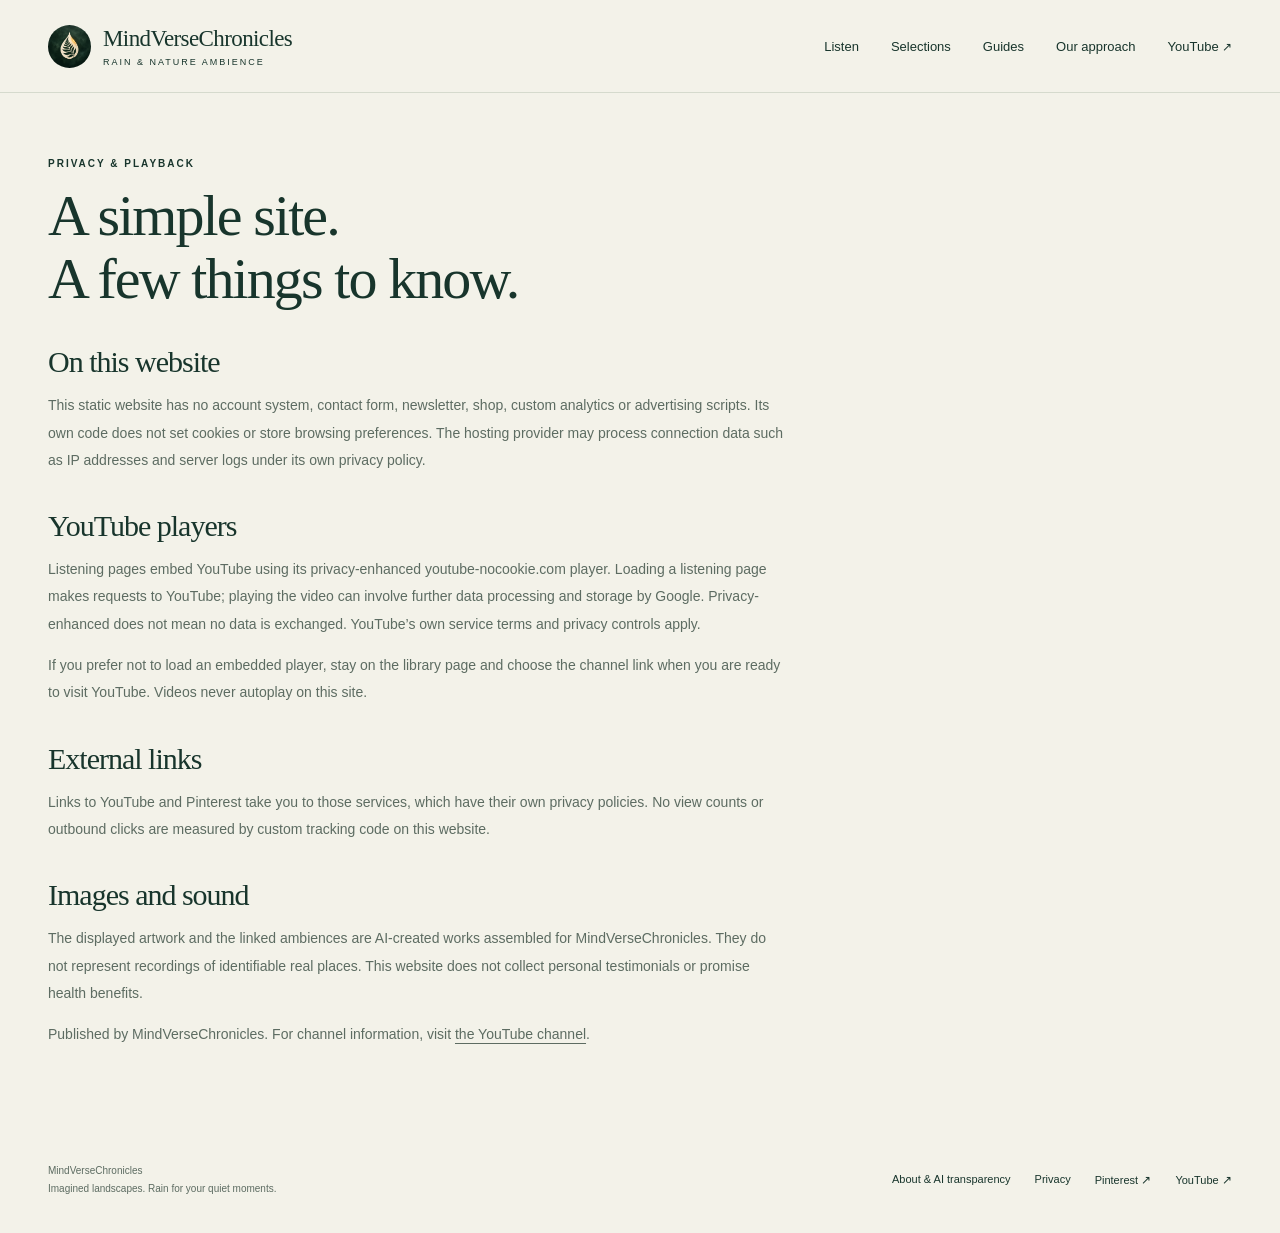
<file: privacy.html>
<!doctype html><html lang="en"><head><meta charset="utf-8"><meta name="viewport" content="width=device-width,initial-scale=1"><title>Privacy &amp; Playback | MindVerseChronicles</title><meta name="description" content="Privacy information for the MindVerseChronicles ambience library, including embedded YouTube players and links to external services."><meta name="theme-color" content="#18352c"><meta property="og:type" content="website"><meta property="og:title" content="Privacy &amp; Playback"><meta property="og:description" content="Privacy information for the MindVerseChronicles ambience library, including embedded YouTube players and links to external services."><link rel="canonical" href="https://mickacdx-cloud.github.io/mindversechronicles/privacy.html"><meta property="og:url" content="https://mickacdx-cloud.github.io/mindversechronicles/privacy.html"><meta property="og:image" content="https://mickacdx-cloud.github.io/mindversechronicles/woodland-path.jpg"><meta name="msvalidate.01" content="B43D08941FF5ED8319BADC126A29BA2D"><meta name="twitter:card" content="summary_large_image"><link rel="icon" href="mark.png"><link rel="stylesheet" href="style.css"><script src="site.js" defer></script></head><body><a class="skip" href="#main">Skip to content</a><header><div class="wrap nav"><a class="brand" href="index.html" aria-label="MindVerseChronicles home"><img src="mark.png" alt="" width="43" height="43"><div><strong>MindVerseChronicles</strong><small>Rain &amp; nature ambience</small></div></a><nav aria-label="Main navigation"><a href="index.html#library">Listen</a><a href="collections.html">Selections</a><a href="guides.html">Guides</a><a href="about.html">Our approach</a><a class="external channel-nav" href="https://www.youtube.com/channel/UCjECwAtTn3zNFkY5pk-cd2g">YouTube</a></nav></div></header><main class="wrap about" id="main"><div class="eyebrow">Privacy &amp; playback</div><h1>A simple site.<br>A few things to know.</h1><h2>On this website</h2><p>This static website has no account system, contact form, newsletter, shop, custom analytics or advertising scripts. Its own code does not set cookies or store browsing preferences. The hosting provider may process connection data such as IP addresses and server logs under its own privacy policy.</p><h2>YouTube players</h2><p>Listening pages embed YouTube using its privacy-enhanced youtube-nocookie.com player. Loading a listening page makes requests to YouTube; playing the video can involve further data processing and storage by Google. Privacy-enhanced does not mean no data is exchanged. YouTube’s own service terms and privacy controls apply.</p><p>If you prefer not to load an embedded player, stay on the library page and choose the channel link when you are ready to visit YouTube. Videos never autoplay on this site.</p><h2>External links</h2><p>Links to YouTube and Pinterest take you to those services, which have their own privacy policies. No view counts or outbound clicks are measured by custom tracking code on this website.</p><h2>Images and sound</h2><p>The displayed artwork and the linked ambiences are AI-created works assembled for MindVerseChronicles. They do not represent recordings of identifiable real places. This website does not collect personal testimonials or promise health benefits.</p><p>Published by MindVerseChronicles. For channel information, visit <a href="https://www.youtube.com/channel/UCjECwAtTn3zNFkY5pk-cd2g">the YouTube channel</a>.</p></main><footer class="wrap footer"><p>MindVerseChronicles<br>Imagined landscapes. Rain for your quiet moments.</p><div class="footer-links"><a href="about.html">About &amp; AI transparency</a><a href="privacy.html">Privacy</a><a class="external" href="https://fr.pinterest.com/mindversechronicles/">Pinterest</a><a class="external" href="https://www.youtube.com/channel/UCjECwAtTn3zNFkY5pk-cd2g">YouTube</a></div></footer></body></html>
</file>
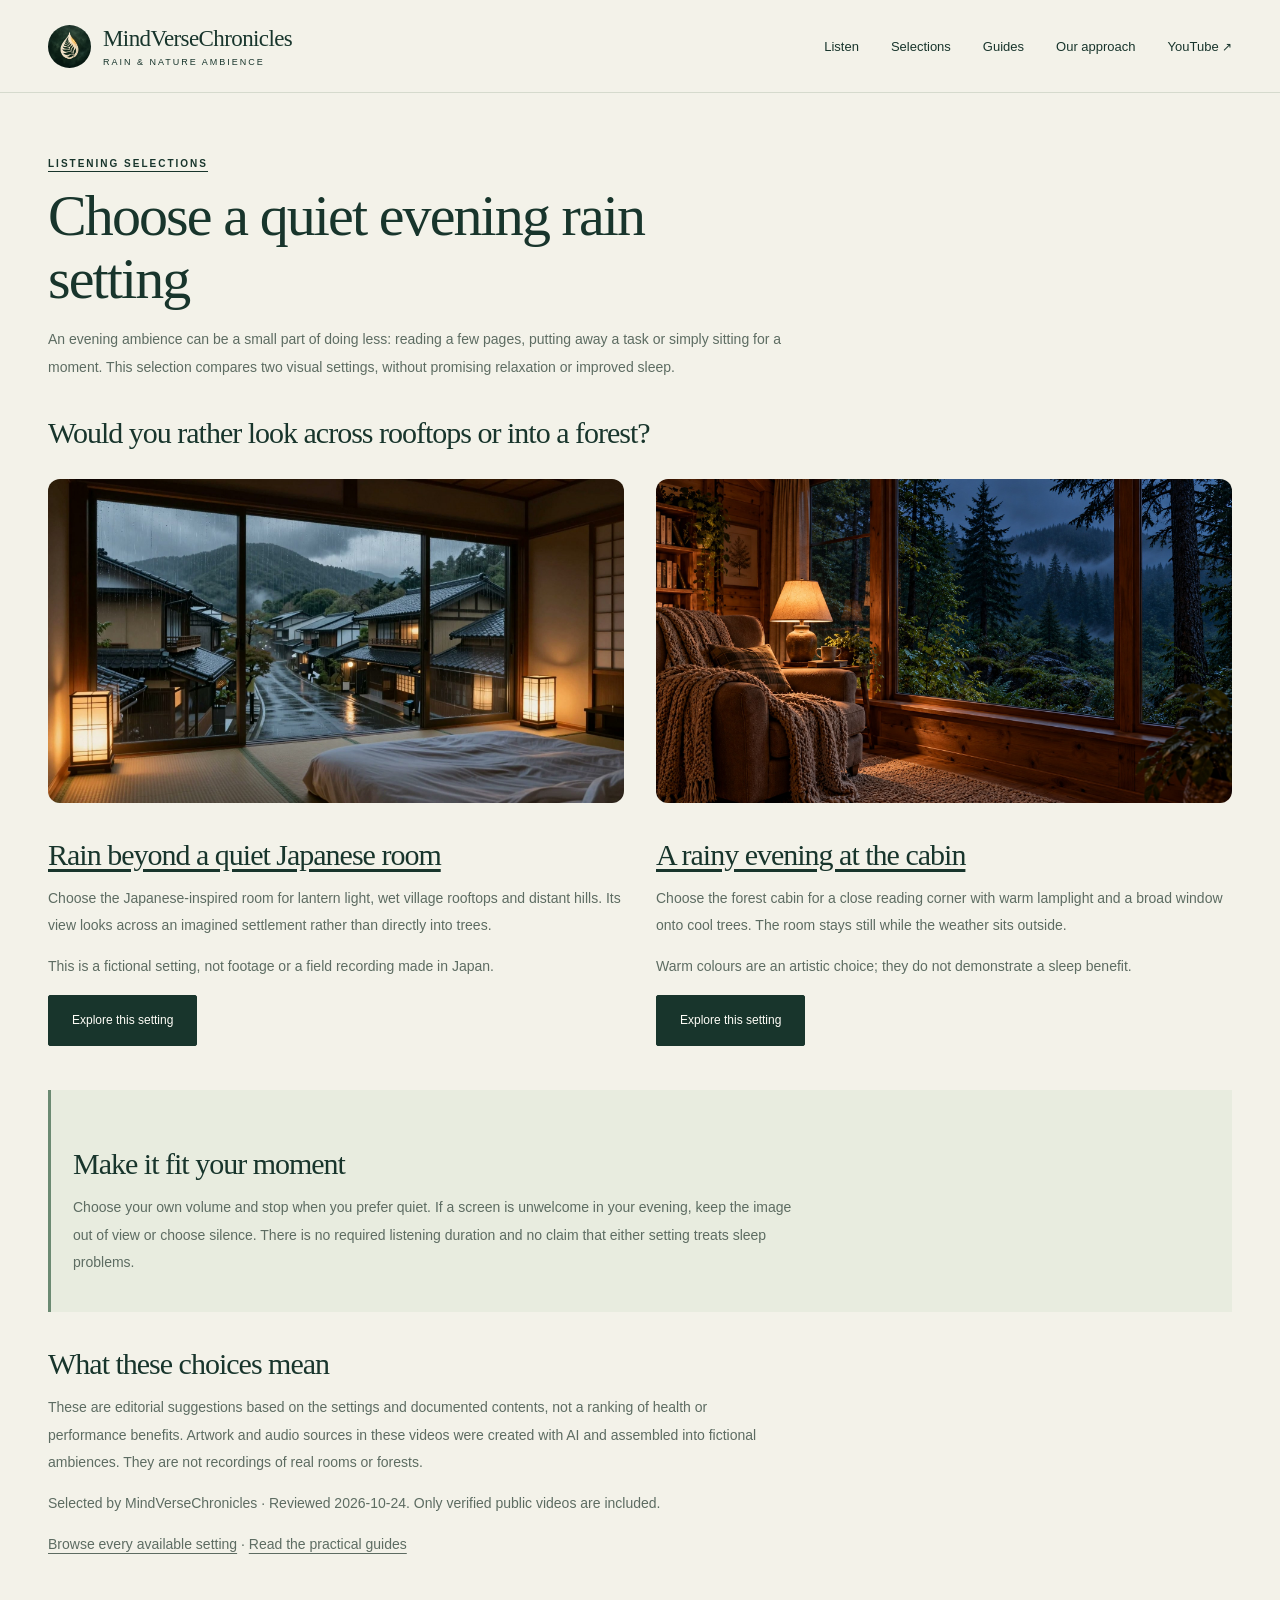
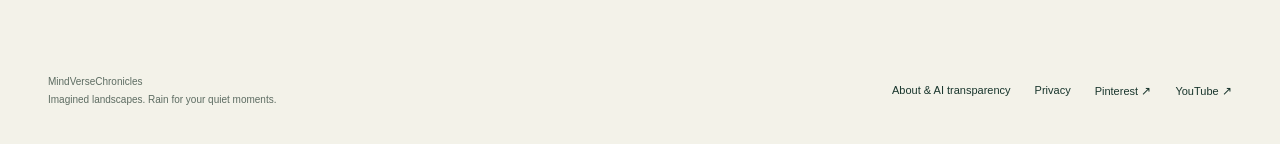
<file: quiet-evening-rain.html>
<!doctype html><html lang="en"><head><meta charset="utf-8"><meta name="viewport" content="width=device-width,initial-scale=1"><title>Choose a quiet evening rain setting | MindVerseChronicles</title><meta name="description" content="Two sheltered fictional views for an unhurried evening: a Japanese-inspired room or an armchair beside a rainy forest."><meta name="theme-color" content="#18352c"><meta property="og:type" content="website"><meta property="og:title" content="Choose a quiet evening rain setting"><meta property="og:description" content="Two sheltered fictional views for an unhurried evening: a Japanese-inspired room or an armchair beside a rainy forest."><link rel="canonical" href="https://mickacdx-cloud.github.io/mindversechronicles/quiet-evening-rain.html"><meta property="og:url" content="https://mickacdx-cloud.github.io/mindversechronicles/quiet-evening-rain.html"><meta property="og:image" content="https://mickacdx-cloud.github.io/mindversechronicles/woodland-path.jpg"><meta name="msvalidate.01" content="B43D08941FF5ED8319BADC126A29BA2D"><meta name="twitter:card" content="summary_large_image"><link rel="icon" href="mark.png"><link rel="stylesheet" href="style.css"><script src="site.js" defer></script><script type="application/ld+json">{"@context": "https://schema.org", "@type": "CollectionPage", "name": "Choose a quiet evening rain setting", "description": "Two sheltered fictional views for an unhurried evening: a Japanese-inspired room or an armchair beside a rainy forest.", "url": "https://mickacdx-cloud.github.io/mindversechronicles/quiet-evening-rain.html", "mainEntity": {"@type": "ItemList", "itemListElement": [{"@type": "ListItem", "position": 1, "name": "Rain beyond a quiet Japanese room", "url": "https://mickacdx-cloud.github.io/mindversechronicles/japanese-room-rain.html"}, {"@type": "ListItem", "position": 2, "name": "A rainy evening at the cabin", "url": "https://mickacdx-cloud.github.io/mindversechronicles/forest-cabin-rain.html"}]}}</script></head><body><a class="skip" href="#main">Skip to content</a><header><div class="wrap nav"><a class="brand" href="index.html" aria-label="MindVerseChronicles home"><img src="mark.png" alt="" width="43" height="43"><div><strong>MindVerseChronicles</strong><small>Rain &amp; nature ambience</small></div></a><nav aria-label="Main navigation"><a href="index.html#library">Listen</a><a href="collections.html">Selections</a><a href="guides.html">Guides</a><a href="about.html">Our approach</a><a class="external channel-nav" href="https://www.youtube.com/channel/UCjECwAtTn3zNFkY5pk-cd2g">YouTube</a></nav></div></header><main id="main" class="wrap about"><div class="eyebrow"><a href="collections.html">Listening selections</a></div><h1>Choose a quiet evening rain setting</h1><p>An evening ambience can be a small part of doing less: reading a few pages, putting away a task or simply sitting for a moment. This selection compares two visual settings, without promising relaxation or improved sleep.</p><h2>Would you rather look across rooftops or into a forest?</h2><div class="curated-grid"><article><a href="japanese-room-rain.html"><img src="japanese-room.jpg" alt="Warm lanterns in a Japanese-inspired room overlooking wet village rooftops and misty hills." width="1280" height="720"><h2>Rain beyond a quiet Japanese room</h2></a><p>Choose the Japanese-inspired room for lantern light, wet village rooftops and distant hills. Its view looks across an imagined settlement rather than directly into trees.</p><p>This is a fictional setting, not footage or a field recording made in Japan.</p><p><a class="button" href="japanese-room-rain.html">Explore this setting</a></p></article><article><a href="forest-cabin-rain.html"><img src="forest-cabin.jpg" alt="A softly lit armchair beside a large wooden cabin window overlooking a damp forest at blue hour." width="1280" height="720"><h2>A rainy evening at the cabin</h2></a><p>Choose the forest cabin for a close reading corner with warm lamplight and a broad window onto cool trees. The room stays still while the weather sits outside.</p><p>Warm colours are an artistic choice; they do not demonstrate a sleep benefit.</p><p><a class="button" href="forest-cabin-rain.html">Explore this setting</a></p></article></div><aside class="selection-note"><h2>Make it fit your moment</h2><p>Choose your own volume and stop when you prefer quiet. If a screen is unwelcome in your evening, keep the image out of view or choose silence. There is no required listening duration and no claim that either setting treats sleep problems.</p></aside><h2>What these choices mean</h2><p>These are editorial suggestions based on the settings and documented contents, not a ranking of health or performance benefits. Artwork and audio sources in these videos were created with AI and assembled into fictional ambiences. They are not recordings of real rooms or forests.</p><p>Selected by MindVerseChronicles · Reviewed 2026-10-24. Only verified public videos are included.</p><p><a href="index.html#library">Browse every available setting</a> · <a href="guides.html">Read the practical guides</a></p></main><footer class="wrap footer"><p>MindVerseChronicles<br>Imagined landscapes. Rain for your quiet moments.</p><div class="footer-links"><a href="about.html">About &amp; AI transparency</a><a href="privacy.html">Privacy</a><a class="external" href="https://fr.pinterest.com/mindversechronicles/">Pinterest</a><a class="external" href="https://www.youtube.com/channel/UCjECwAtTn3zNFkY5pk-cd2g">YouTube</a></div></footer></body></html>
</file>
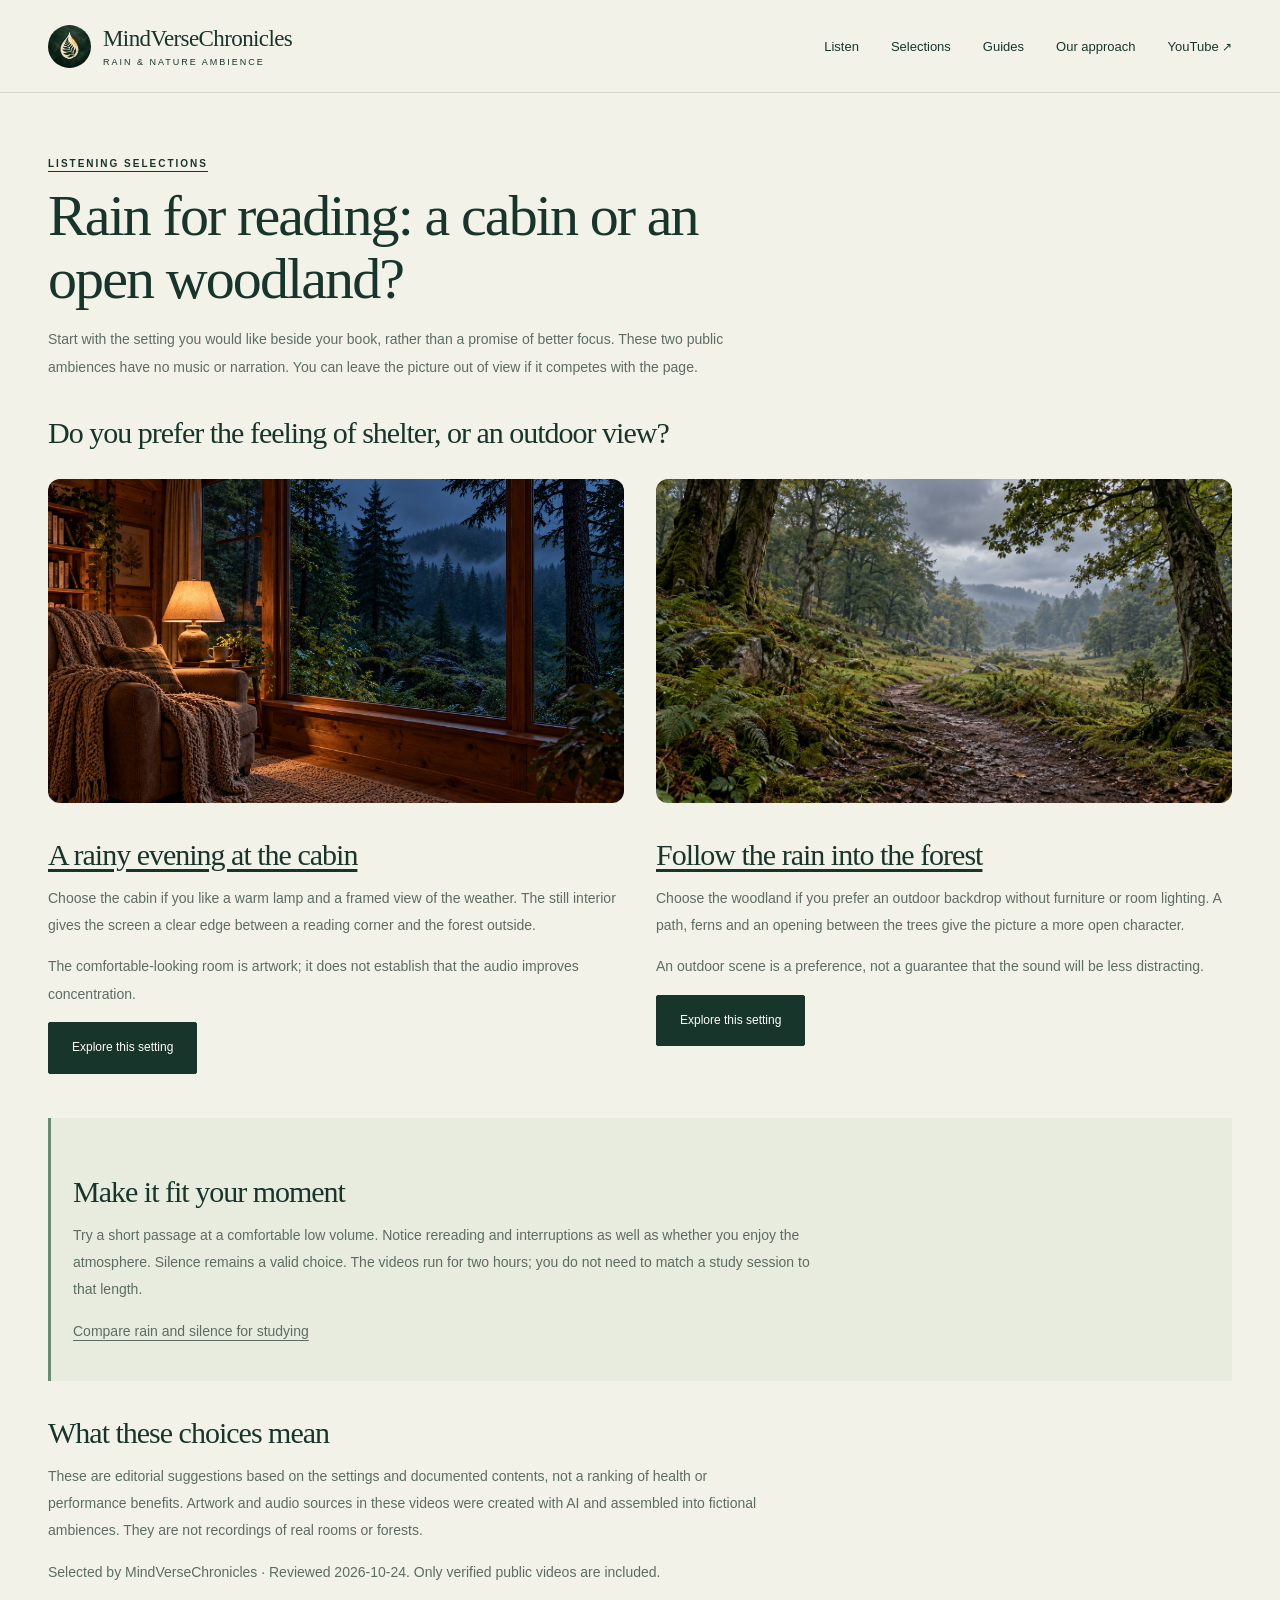
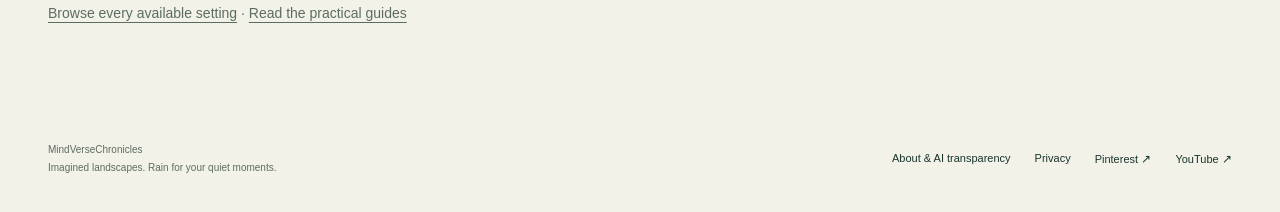
<file: rain-for-reading.html>
<!doctype html><html lang="en"><head><meta charset="utf-8"><meta name="viewport" content="width=device-width,initial-scale=1"><title>Rain for reading: a cabin or an open woodland? | MindVerseChronicles</title><meta name="description" content="Compare two rain settings for a book or quiet desk task: a sheltered cabin view and an open woodland path."><meta name="theme-color" content="#18352c"><meta property="og:type" content="website"><meta property="og:title" content="Rain for reading: a cabin or an open woodland?"><meta property="og:description" content="Compare two rain settings for a book or quiet desk task: a sheltered cabin view and an open woodland path."><link rel="canonical" href="https://mickacdx-cloud.github.io/mindversechronicles/rain-for-reading.html"><meta property="og:url" content="https://mickacdx-cloud.github.io/mindversechronicles/rain-for-reading.html"><meta property="og:image" content="https://mickacdx-cloud.github.io/mindversechronicles/woodland-path.jpg"><meta name="msvalidate.01" content="B43D08941FF5ED8319BADC126A29BA2D"><meta name="twitter:card" content="summary_large_image"><link rel="icon" href="mark.png"><link rel="stylesheet" href="style.css"><script src="site.js" defer></script><script type="application/ld+json">{"@context": "https://schema.org", "@type": "CollectionPage", "name": "Rain for reading: a cabin or an open woodland?", "description": "Compare two rain settings for a book or quiet desk task: a sheltered cabin view and an open woodland path.", "url": "https://mickacdx-cloud.github.io/mindversechronicles/rain-for-reading.html", "mainEntity": {"@type": "ItemList", "itemListElement": [{"@type": "ListItem", "position": 1, "name": "A rainy evening at the cabin", "url": "https://mickacdx-cloud.github.io/mindversechronicles/forest-cabin-rain.html"}, {"@type": "ListItem", "position": 2, "name": "Follow the rain into the forest", "url": "https://mickacdx-cloud.github.io/mindversechronicles/gentle-forest-rain.html"}]}}</script></head><body><a class="skip" href="#main">Skip to content</a><header><div class="wrap nav"><a class="brand" href="index.html" aria-label="MindVerseChronicles home"><img src="mark.png" alt="" width="43" height="43"><div><strong>MindVerseChronicles</strong><small>Rain &amp; nature ambience</small></div></a><nav aria-label="Main navigation"><a href="index.html#library">Listen</a><a href="collections.html">Selections</a><a href="guides.html">Guides</a><a href="about.html">Our approach</a><a class="external channel-nav" href="https://www.youtube.com/channel/UCjECwAtTn3zNFkY5pk-cd2g">YouTube</a></nav></div></header><main id="main" class="wrap about"><div class="eyebrow"><a href="collections.html">Listening selections</a></div><h1>Rain for reading: a cabin or an open woodland?</h1><p>Start with the setting you would like beside your book, rather than a promise of better focus. These two public ambiences have no music or narration. You can leave the picture out of view if it competes with the page.</p><h2>Do you prefer the feeling of shelter, or an outdoor view?</h2><div class="curated-grid"><article><a href="forest-cabin-rain.html"><img src="forest-cabin.jpg" alt="A softly lit armchair beside a large wooden cabin window overlooking a damp forest at blue hour." width="1280" height="720"><h2>A rainy evening at the cabin</h2></a><p>Choose the cabin if you like a warm lamp and a framed view of the weather. The still interior gives the screen a clear edge between a reading corner and the forest outside.</p><p>The comfortable-looking room is artwork; it does not establish that the audio improves concentration.</p><p><a class="button" href="forest-cabin-rain.html">Explore this setting</a></p></article><article><a href="gentle-forest-rain.html"><img src="woodland-path.jpg" alt="A damp path passes mossy trunks and ferns into a green woodland clearing beneath an overcast sky." width="1280" height="720"><h2>Follow the rain into the forest</h2></a><p>Choose the woodland if you prefer an outdoor backdrop without furniture or room lighting. A path, ferns and an opening between the trees give the picture a more open character.</p><p>An outdoor scene is a preference, not a guarantee that the sound will be less distracting.</p><p><a class="button" href="gentle-forest-rain.html">Explore this setting</a></p></article></div><aside class="selection-note"><h2>Make it fit your moment</h2><p>Try a short passage at a comfortable low volume. Notice rereading and interruptions as well as whether you enjoy the atmosphere. Silence remains a valid choice. The videos run for two hours; you do not need to match a study session to that length.</p><p><a href="rain-sounds-or-silence-for-studying.html">Compare rain and silence for studying</a></p></aside><h2>What these choices mean</h2><p>These are editorial suggestions based on the settings and documented contents, not a ranking of health or performance benefits. Artwork and audio sources in these videos were created with AI and assembled into fictional ambiences. They are not recordings of real rooms or forests.</p><p>Selected by MindVerseChronicles · Reviewed 2026-10-24. Only verified public videos are included.</p><p><a href="index.html#library">Browse every available setting</a> · <a href="guides.html">Read the practical guides</a></p></main><footer class="wrap footer"><p>MindVerseChronicles<br>Imagined landscapes. Rain for your quiet moments.</p><div class="footer-links"><a href="about.html">About &amp; AI transparency</a><a href="privacy.html">Privacy</a><a class="external" href="https://fr.pinterest.com/mindversechronicles/">Pinterest</a><a class="external" href="https://www.youtube.com/channel/UCjECwAtTn3zNFkY5pk-cd2g">YouTube</a></div></footer></body></html>
</file>
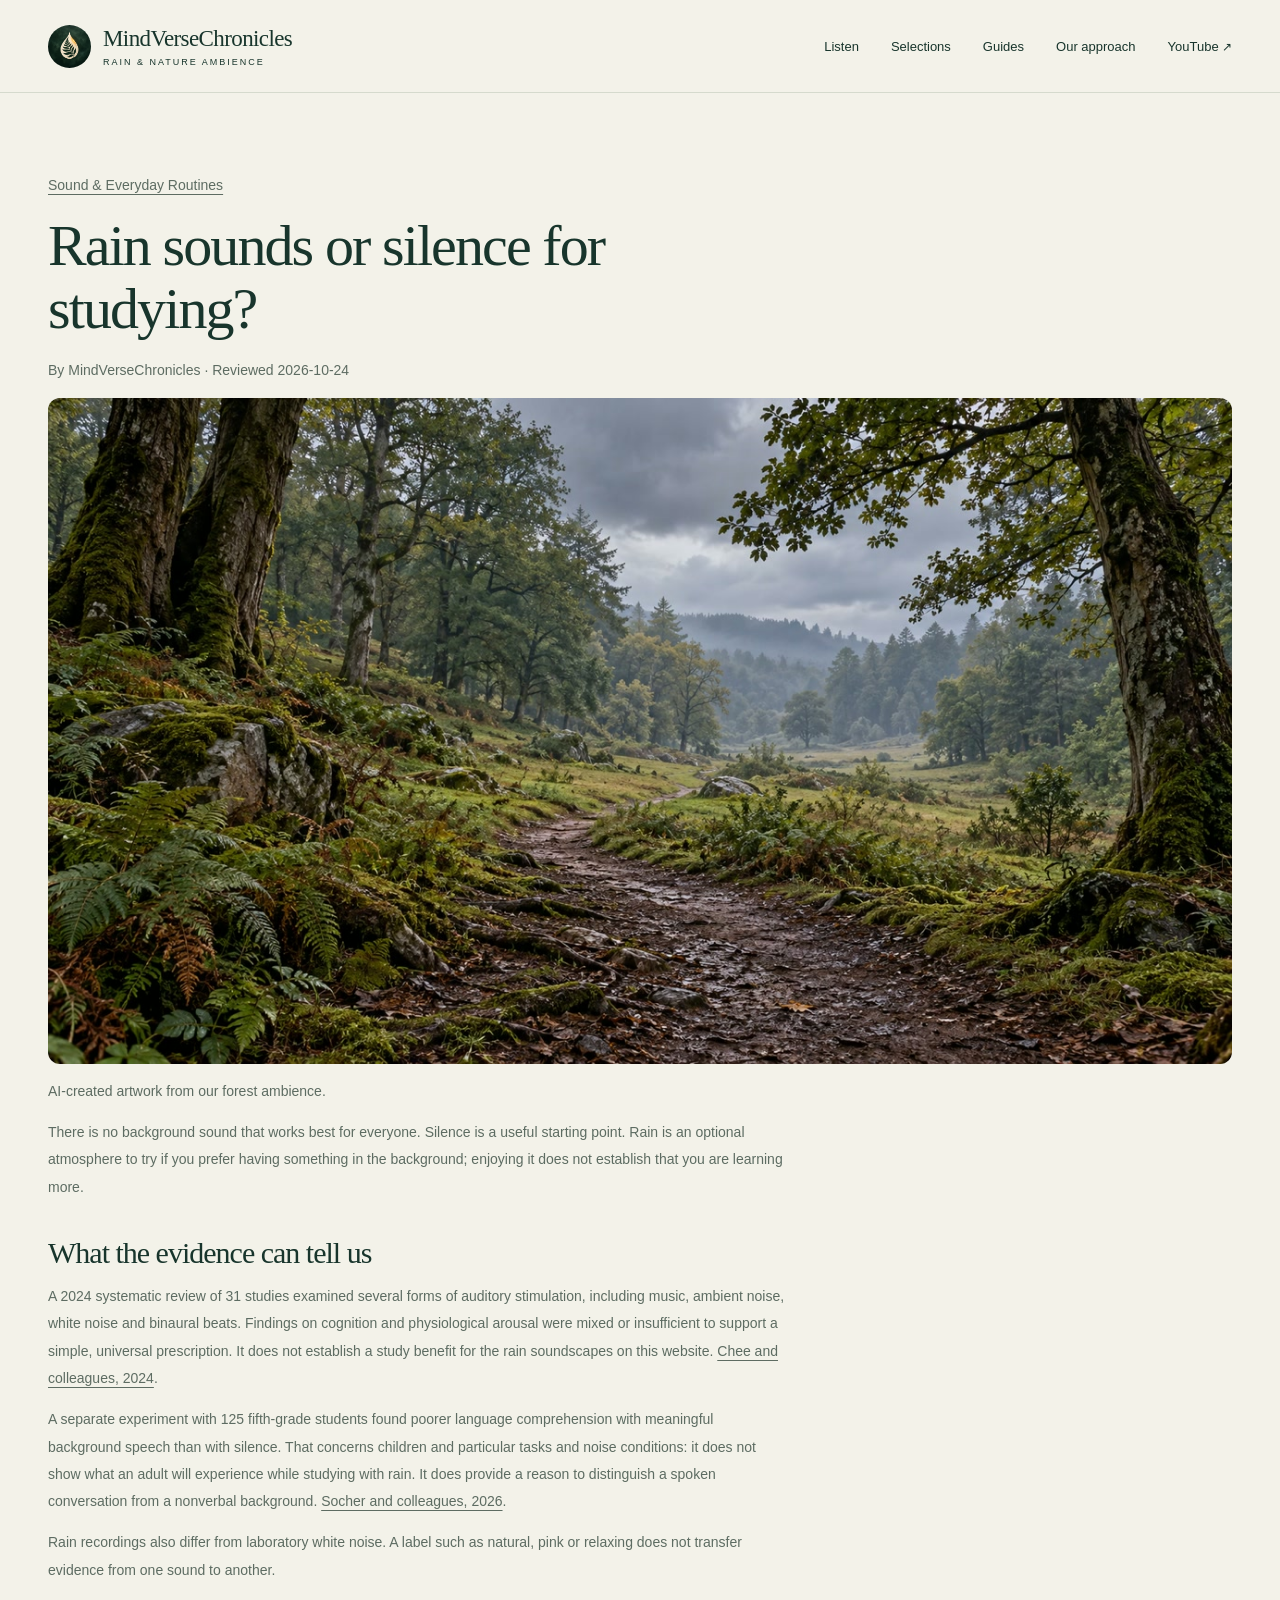
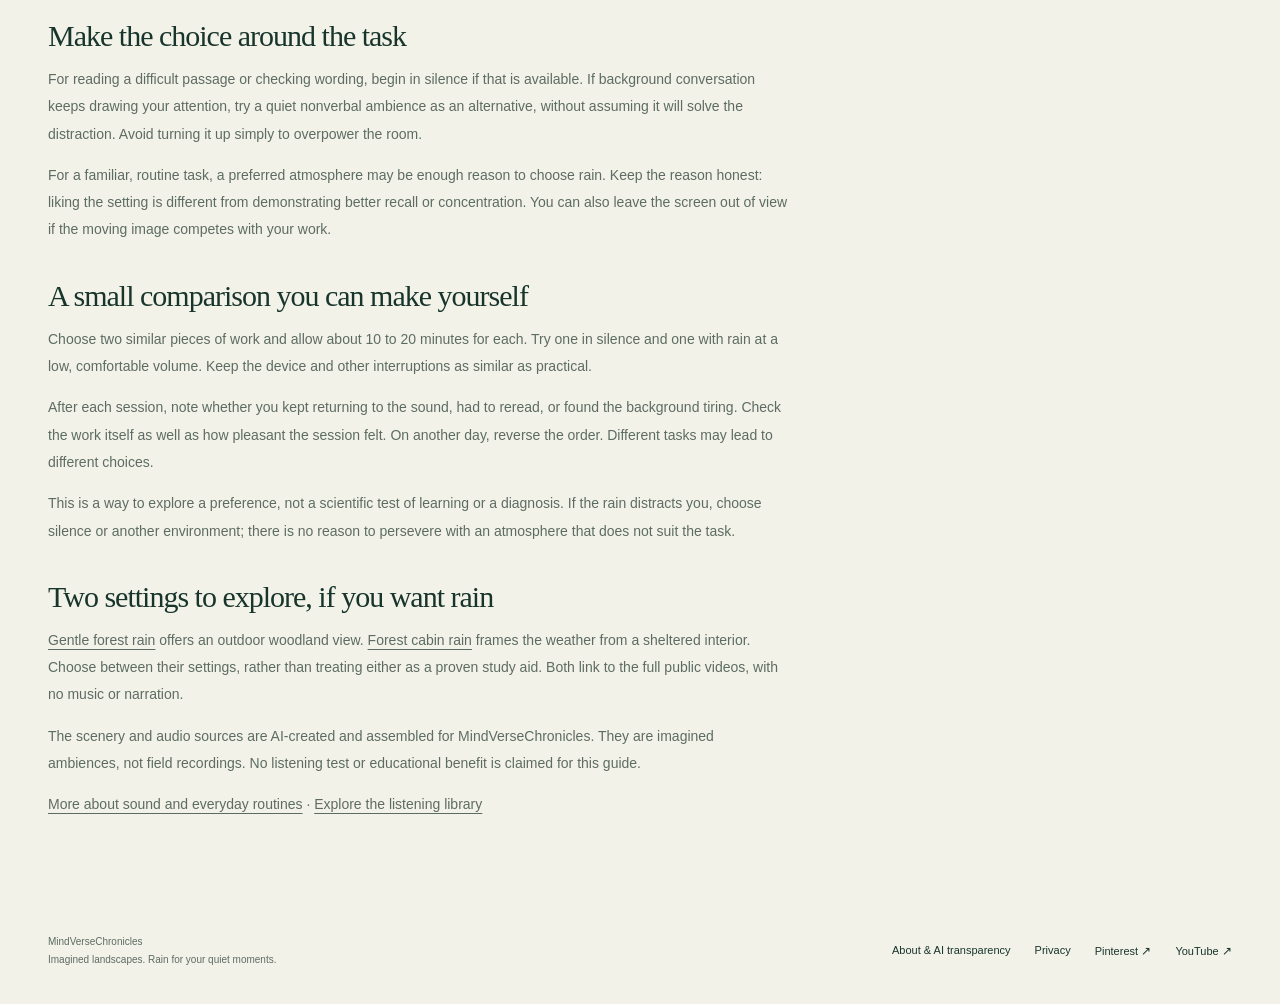
<file: rain-sounds-or-silence-for-studying.html>
<!doctype html><html lang="en"><head><meta charset="utf-8"><meta name="viewport" content="width=device-width,initial-scale=1"><title>Rain sounds or silence for studying? | MindVerseChronicles</title><meta name="description" content="A practical way to compare rain and silence for your study sessions, with research limits and no promises of better learning."><meta name="theme-color" content="#18352c"><meta property="og:type" content="website"><meta property="og:title" content="Rain sounds or silence for studying?"><meta property="og:description" content="A practical way to compare rain and silence for your study sessions, with research limits and no promises of better learning."><link rel="canonical" href="https://mickacdx-cloud.github.io/mindversechronicles/rain-sounds-or-silence-for-studying.html"><meta property="og:url" content="https://mickacdx-cloud.github.io/mindversechronicles/rain-sounds-or-silence-for-studying.html"><meta property="og:image" content="https://mickacdx-cloud.github.io/mindversechronicles/woodland-path.jpg"><meta name="msvalidate.01" content="B43D08941FF5ED8319BADC126A29BA2D"><meta name="twitter:card" content="summary_large_image"><link rel="icon" href="mark.png"><link rel="stylesheet" href="style.css"><script src="site.js" defer></script><script type="application/ld+json">{"@context": "https://schema.org", "@type": "Article", "headline": "Rain sounds or silence for studying?", "description": "A practical way to compare rain and silence for your study sessions, with research limits and no promises of better learning.", "author": {"@type": "Organization", "name": "MindVerseChronicles"}, "dateModified": "2026-10-24T12:05:38.009427+02:00", "url": "https://mickacdx-cloud.github.io/mindversechronicles/rain-sounds-or-silence-for-studying.html", "image": "https://mickacdx-cloud.github.io/mindversechronicles/woodland-path.jpg"}</script></head><body><a class="skip" href="#main">Skip to content</a><header><div class="wrap nav"><a class="brand" href="index.html" aria-label="MindVerseChronicles home"><img src="mark.png" alt="" width="43" height="43"><div><strong>MindVerseChronicles</strong><small>Rain &amp; nature ambience</small></div></a><nav aria-label="Main navigation"><a href="index.html#library">Listen</a><a href="collections.html">Selections</a><a href="guides.html">Guides</a><a href="about.html">Our approach</a><a class="external channel-nav" href="https://www.youtube.com/channel/UCjECwAtTn3zNFkY5pk-cd2g">YouTube</a></nav></div></header><main id="main" class="wrap about"><p><a href="guides.html">Sound &amp; Everyday Routines</a></p><h1>Rain sounds or silence for studying?</h1><p>By MindVerseChronicles · Reviewed 2026-10-24</p><img src="woodland-path.jpg" alt="AI-created woodland path with green ferns and mist between the trees; artwork from the linked forest rain ambience." width="1280" height="720" style="width:100%;height:auto;border-radius:12px"><p>AI-created artwork from our forest ambience.</p><p>There is no background sound that works best for everyone. Silence is a useful starting point. Rain is an optional atmosphere to try if you prefer having something in the background; enjoying it does not establish that you are learning more.</p><h2>What the evidence can tell us</h2><p>A 2024 systematic review of 31 studies examined several forms of auditory stimulation, including music, ambient noise, white noise and binaural beats. Findings on cognition and physiological arousal were mixed or insufficient to support a simple, universal prescription. It does not establish a study benefit for the rain soundscapes on this website. <a href="https://pubmed.ncbi.nlm.nih.gov/38458383/">Chee and colleagues, 2024</a>.</p><p>A separate experiment with 125 fifth-grade students found poorer language comprehension with meaningful background speech than with silence. That concerns children and particular tasks and noise conditions: it does not show what an adult will experience while studying with rain. It does provide a reason to distinguish a spoken conversation from a nonverbal background. <a href="https://pmc.ncbi.nlm.nih.gov/articles/PMC12785741/">Socher and colleagues, 2026</a>.</p><p>Rain recordings also differ from laboratory white noise. A label such as natural, pink or relaxing does not transfer evidence from one sound to another.</p><h2>Make the choice around the task</h2><p>For reading a difficult passage or checking wording, begin in silence if that is available. If background conversation keeps drawing your attention, try a quiet nonverbal ambience as an alternative, without assuming it will solve the distraction. Avoid turning it up simply to overpower the room.</p><p>For a familiar, routine task, a preferred atmosphere may be enough reason to choose rain. Keep the reason honest: liking the setting is different from demonstrating better recall or concentration. You can also leave the screen out of view if the moving image competes with your work.</p><h2>A small comparison you can make yourself</h2><p>Choose two similar pieces of work and allow about 10 to 20 minutes for each. Try one in silence and one with rain at a low, comfortable volume. Keep the device and other interruptions as similar as practical.</p><p>After each session, note whether you kept returning to the sound, had to reread, or found the background tiring. Check the work itself as well as how pleasant the session felt. On another day, reverse the order. Different tasks may lead to different choices.</p><p>This is a way to explore a preference, not a scientific test of learning or a diagnosis. If the rain distracts you, choose silence or another environment; there is no reason to persevere with an atmosphere that does not suit the task.</p><h2>Two settings to explore, if you want rain</h2><p><a href="gentle-forest-rain.html">Gentle forest rain</a> offers an outdoor woodland view. <a href="forest-cabin-rain.html">Forest cabin rain</a> frames the weather from a sheltered interior. Choose between their settings, rather than treating either as a proven study aid. Both link to the full public videos, with no music or narration.</p><p>The scenery and audio sources are AI-created and assembled for MindVerseChronicles. They are imagined ambiences, not field recordings. No listening test or educational benefit is claimed for this guide.</p><p><a href="guides.html">More about sound and everyday routines</a> · <a href="index.html#library">Explore the listening library</a></p></main><footer class="wrap footer"><p>MindVerseChronicles<br>Imagined landscapes. Rain for your quiet moments.</p><div class="footer-links"><a href="about.html">About &amp; AI transparency</a><a href="privacy.html">Privacy</a><a class="external" href="https://fr.pinterest.com/mindversechronicles/">Pinterest</a><a class="external" href="https://www.youtube.com/channel/UCjECwAtTn3zNFkY5pk-cd2g">YouTube</a></div></footer></body></html>
</file>
<file: style.css>
@charset "UTF-8";
:root{--paper:#f3f2e9;--ink:#18352c;--muted:#5d6c62;--line:#d5dacd;--gold:#d4c79b;--forest:#122e26;--white:#fffef8;font-family:Arial,Helvetica,sans-serif;color:var(--ink);background:var(--paper);font-synthesis:none}*{box-sizing:border-box}body{margin:0}a{color:inherit}button,input{font:inherit}a,button,input{outline-offset:5px}a:focus-visible,button:focus-visible,input:focus-visible{outline:3px solid #b09242}img{max-width:100%;display:block}button{cursor:pointer}.skip{position:absolute;top:-100px;left:15px;z-index:8;background:white;padding:14px}.skip:focus{top:10px}.wrap{max-width:1280px;margin:auto;padding-inline:48px}header{border-bottom:1px solid var(--line);background:var(--paper)}.nav{height:92px;display:flex;align-items:center;justify-content:space-between;gap:24px}.brand{display:flex;align-items:center;gap:12px;text-decoration:none}.brand img{width:43px;height:43px;border-radius:50%}.brand strong{font-family:Georgia,serif;font-size:23px;letter-spacing:-.6px;font-weight:400}.brand small{display:block;text-transform:uppercase;font-size:9px;letter-spacing:2px;margin-top:5px}nav{display:flex;gap:32px;align-items:center}nav a{text-decoration:none;font-size:13px}nav a:hover{text-decoration:underline;text-underline-offset:6px}.external:after{content:' ↗';font-size:12px}.eyebrow{text-transform:uppercase;font-size:10px;letter-spacing:2px;font-weight:bold}.hero{display:grid;grid-template-columns:1.08fr 1fr;min-height:590px}.hero-copy{padding:75px 58px 60px 0;display:flex;flex-direction:column;align-items:flex-start;justify-content:center}.hero h1{font:normal clamp(48px,5.5vw,76px)/1.03 Georgia,serif;letter-spacing:-3px;margin:25px 0}.hero h1 em{font-weight:normal;color:#53705a}.hero-copy p{font-size:15px;line-height:1.8;max-width:370px;color:var(--muted);margin:0 0 28px}.button{display:inline-flex;align-items:center;justify-content:center;gap:28px;text-decoration:none;background:var(--ink);color:var(--white);padding:17px 23px;font-size:12px;line-height:1.3;border:1px solid var(--ink);border-radius:2px}.button:hover{background:#2d5140}.button.light{background:transparent;color:var(--ink)}.button.light:hover{background:#e5e9db}.hero-visual{position:relative;overflow:hidden;min-height:560px;background:#17372d}.hero-visual img{width:100%;height:100%;object-fit:cover;object-position:58% center;position:absolute}.hero-visual:after{content:'';position:absolute;inset:45% 0 0;background:linear-gradient(transparent,rgba(8,28,23,.8))}.image-caption{position:absolute;bottom:30px;left:30px;right:30px;color:white;z-index:1;display:flex;justify-content:space-between;align-items:end}.image-caption p{font:25px Georgia,serif;margin:8px 0}.image-caption span{font-size:10px;text-transform:uppercase;letter-spacing:2px}.image-caption a{color:white;text-decoration:none;font-size:20px}.ribbon{border-block:1px solid var(--line);padding:20px 0;display:flex;justify-content:space-between;gap:20px;font-size:11px;letter-spacing:.3px}.ribbon span:before{content:'·';color:#83947d;margin-right:10px}.section{padding-block:75px}.section-head{display:flex;justify-content:space-between;align-items:end;margin-bottom:32px;gap:25px}.section h2,.about h2{font:normal 42px/1.1 Georgia,serif;letter-spacing:-1px;margin:12px 0 0}.section-head p{color:var(--muted);font-size:13px;line-height:1.6;max-width:280px;margin:0}.filters{display:flex;align-items:center;gap:9px;margin-bottom:32px;flex-wrap:wrap}.filter{background:transparent;border:1px solid var(--line);padding:10px 19px;border-radius:30px;font-size:11px;color:var(--ink)}.filter[aria-pressed=true]{background:var(--ink);border-color:var(--ink);color:white}.search{margin-left:auto;border:0;border-bottom:1px solid #80917f;background:none;padding:10px 4px;max-width:220px;color:var(--ink);font-size:12px}.cards{display:grid;grid-template-columns:repeat(3,1fr);gap:26px}.card{min-width:0}.card>a{text-decoration:none}.photo{position:relative;aspect-ratio:1.25;overflow:hidden;background:#dbe1d4}.photo img{width:100%;height:100%;object-fit:cover;transition:transform .5s}.card a:hover img{transform:scale(1.035)}.duration{position:absolute;bottom:13px;right:13px;background:rgba(18,46,38,.88);color:white;padding:7px 9px;font-size:10px;letter-spacing:1px}.card-meta{display:flex;justify-content:space-between;margin-top:20px;font-size:9px;text-transform:uppercase;letter-spacing:1.4px;color:var(--muted)}.card h3{font:normal 26px/1.14 Georgia,serif;letter-spacing:-.4px;margin:12px 0}.card p{font-size:12px;line-height:1.8;color:var(--muted);margin:12px 0}.text-link{font-size:11px;text-decoration:none;border-bottom:1px solid #81947c;padding-bottom:4px}.empty{font-size:14px;padding:30px 0}.dark{background:var(--forest);color:var(--paper)}.manifesto{display:grid;grid-template-columns:1fr 1fr;gap:100px;padding-block:65px}.manifesto h2{font:normal 38px/1.15 Georgia,serif;margin:18px 0}.manifesto p{font-size:13px;line-height:1.9;color:#c0cdbc}.manifesto .text-link{display:inline-block;color:var(--paper);margin-top:10px}.quiet-note{font:italic 25px/1.45 Georgia,serif;max-width:330px;border-left:1px solid #49604e;padding-left:26px;margin-top:38px}.footer{padding-block:35px;display:flex;justify-content:space-between;gap:30px;align-items:center}.footer p{color:var(--muted);font-size:10px;line-height:1.8;margin:0}.footer-links{display:flex;gap:24px;flex-wrap:wrap;font-size:11px}.footer a{text-decoration:none}.footer a:hover{text-decoration:underline}.breadcrumb{padding-top:30px;font-size:11px;color:var(--muted)}.breadcrumb a{text-decoration:none}.watch-head{padding:38px 0 32px;display:flex;justify-content:space-between;align-items:end;gap:30px}.watch-head h1,.about h1{font:normal clamp(38px,4.7vw,58px)/1.08 Georgia,serif;letter-spacing:-1.9px;max-width:750px;margin:16px 0}.watch-head p{color:var(--muted);line-height:1.7;font-size:13px;margin:0}.watch-head .button{flex-shrink:0}.player{position:relative;aspect-ratio:16/9;background:#0d211c}.player iframe{width:100%;height:100%;border:0}.watch-note{font-size:10px;line-height:1.6;color:var(--muted);padding:14px 0;border-bottom:1px solid var(--line)}.watch-body{display:grid;grid-template-columns:2fr 1fr;gap:100px;padding-block:48px 65px}.watch-body h2{font:normal 29px Georgia,serif;margin:0 0 20px}.watch-body p,.about p,.about li{font-size:14px;line-height:1.95;color:var(--muted);max-width:740px}.facts{margin:0;border-top:1px solid var(--line);font-size:12px}.facts div{display:flex;justify-content:space-between;gap:15px;padding:16px 0;border-bottom:1px solid var(--line)}.facts dt{color:var(--muted)}.facts dd{margin:0;text-align:right}.disclosure{margin-top:25px;font-size:11px!important}.next{border-top:1px solid var(--line);padding:35px 0 55px;display:flex;align-items:center;justify-content:space-between;gap:25px}.next p{font-size:10px;text-transform:uppercase;letter-spacing:2px;color:var(--muted)}.next a{font:normal 26px Georgia,serif;text-decoration:none}.about{padding-block:65px;min-height:60vh}.about h2{font-size:30px;margin:35px 0 10px}.about ul{padding-left:20px}.about a{text-underline-offset:4px}.about .eyebrow{color:var(--ink)}[hidden]{display:none!important}@media(prefers-reduced-motion:reduce){*{scroll-behavior:auto!important;transition:none!important}}@media(min-width:1600px){.wrap{max-width:1440px}.hero{min-height:660px}}@media(max-width:900px){.wrap{padding-inline:28px}.nav{height:80px}.brand strong{font-size:20px}nav{gap:18px}.hero{grid-template-columns:1fr 1fr}.hero-copy{padding:45px 25px 45px 0}.hero h1{font-size:55px}.hero-visual{min-height:490px}.cards{gap:18px}.photo{aspect-ratio:1}.card h3{font-size:23px}.manifesto{gap:45px}.watch-body{gap:40px}.watch-head .button{display:none}}@media(max-width:620px){.wrap{padding-inline:22px}.nav{height:78px;gap:10px}.brand{gap:8px}.brand strong{font-size:17px;letter-spacing:-.5px}.brand img{width:34px;height:34px}.brand small{font-size:7px;letter-spacing:1.2px}nav{gap:15px}nav a{font-size:11px}nav .channel-nav{display:none}.hero{grid-template-columns:1fr;min-height:0}.hero-copy{padding:45px 0 40px}.hero h1{font-size:59px;letter-spacing:-2.6px;margin:20px 0}.hero-copy p{font-size:14px}.hero-visual{min-height:390px;margin-inline:-22px}.image-caption{bottom:25px;left:22px}.ribbon{font-size:9px;gap:10px;flex-wrap:wrap;justify-content:flex-start}.ribbon span{flex:1 1 40%}.section{padding-block:48px}.section-head{display:block}.section h2{font-size:36px}.section-head p{margin-top:18px}.filters{gap:7px}.filter{padding:9px 14px}.search{max-width:none;width:100%;margin:10px 0 0}.cards{grid-template-columns:1fr;gap:35px}.photo{aspect-ratio:1.5}.card h3{font-size:29px}.card p{font-size:13px}.card-meta{margin-top:15px}.manifesto{grid-template-columns:1fr;gap:15px;padding-block:45px}.manifesto h2{font-size:36px}.quiet-note{margin-top:20px}.footer{align-items:start;flex-direction:column;gap:20px}.watch-head{padding-top:25px}.watch-head h1{font-size:40px;letter-spacing:-1.3px}.player{margin-inline:-22px}.watch-body{grid-template-columns:1fr;gap:30px;padding-block:30px 40px}.watch-body p{font-size:13px}.next{align-items:start}.next a{font-size:22px}.about{padding-top:40px}.about h1{font-size:42px}.about p,.about li{font-size:13px}}

.curated-grid{display:grid;grid-template-columns:repeat(2,minmax(0,1fr));gap:32px;margin:30px 0}.curated-grid article{min-width:0}.curated-grid img{width:100%;height:auto;aspect-ratio:16/9;object-fit:cover;border-radius:12px}.curated-grid h2{font-size:30px}.selection-note{padding:22px;border-left:3px solid #6b8a72;background:#e8ecdf}.selection-hub article{padding:24px 0;border-bottom:1px solid #cdd2c6}@media(max-width:760px){.curated-grid{grid-template-columns:1fr}.nav{height:auto;min-height:80px;flex-wrap:wrap;padding-top:14px;padding-bottom:14px}nav{flex-wrap:wrap;gap:14px}.brand{max-width:100%}}
</file>
